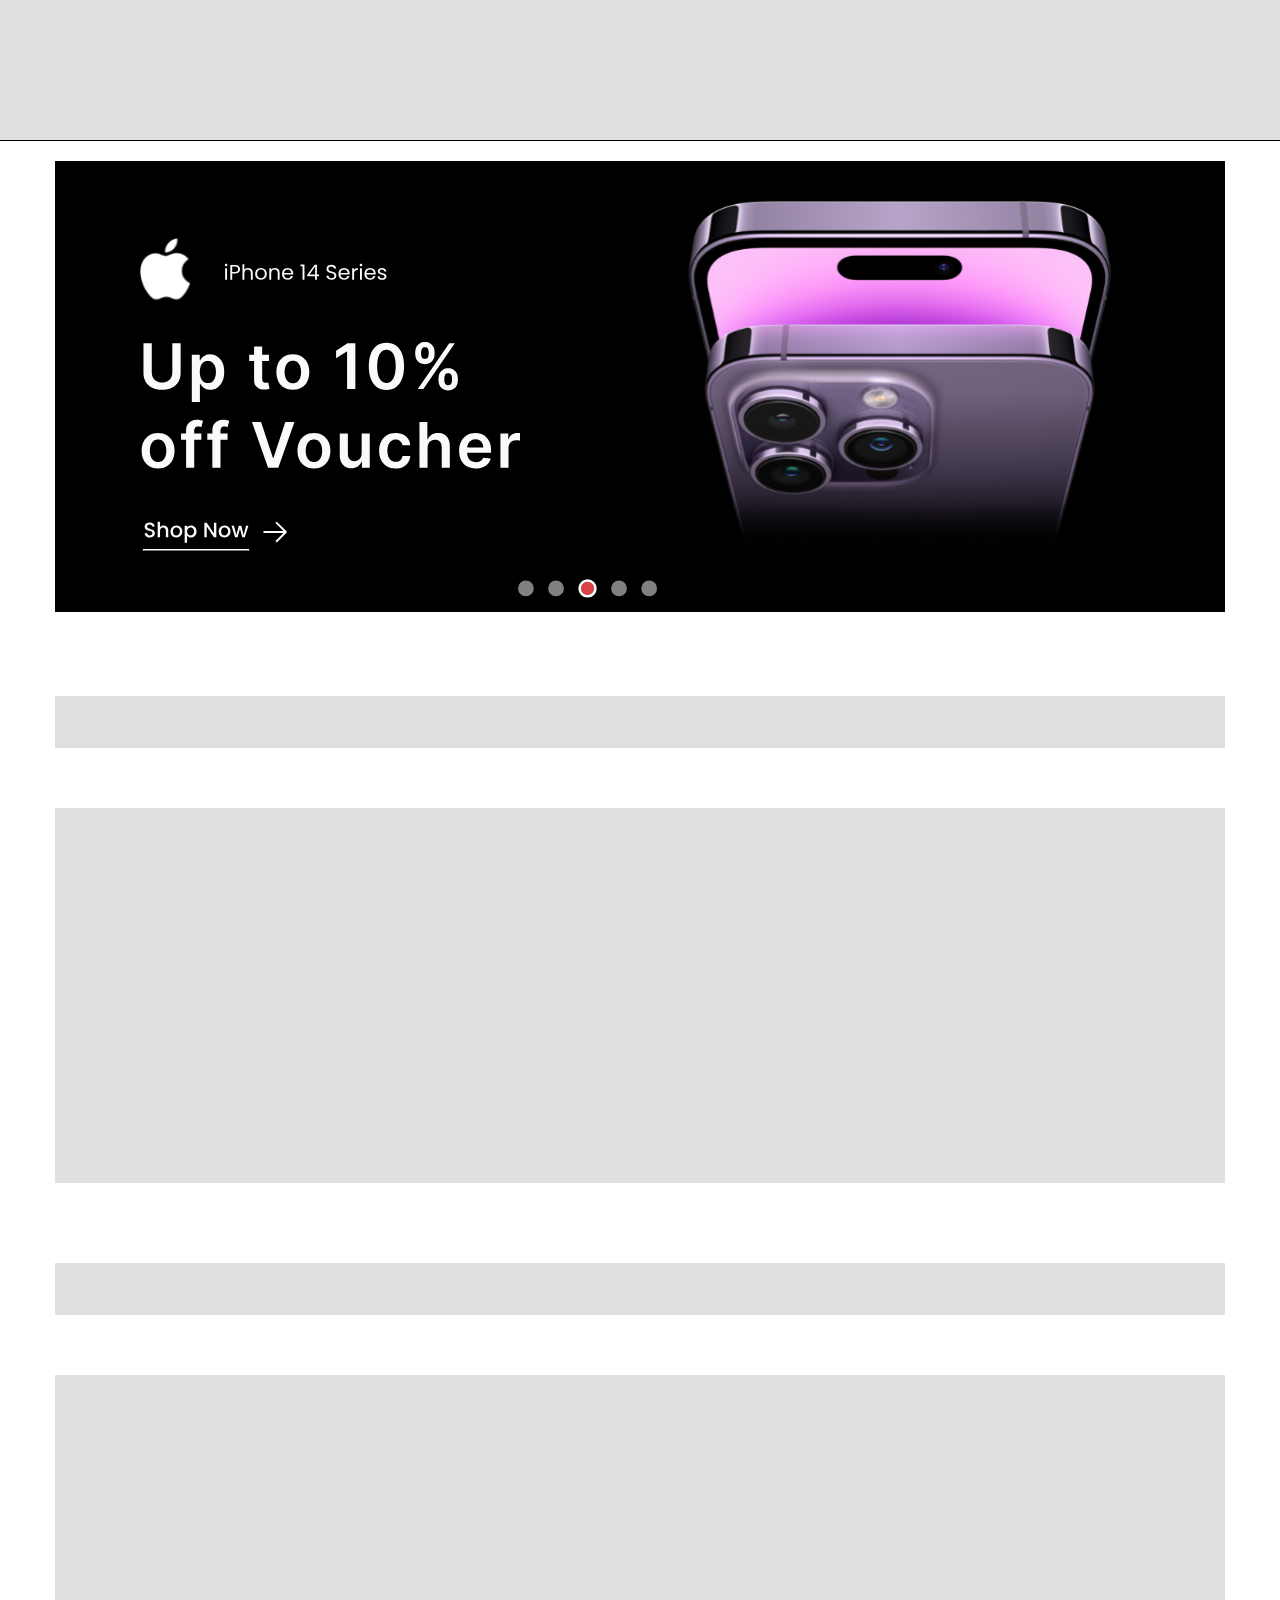
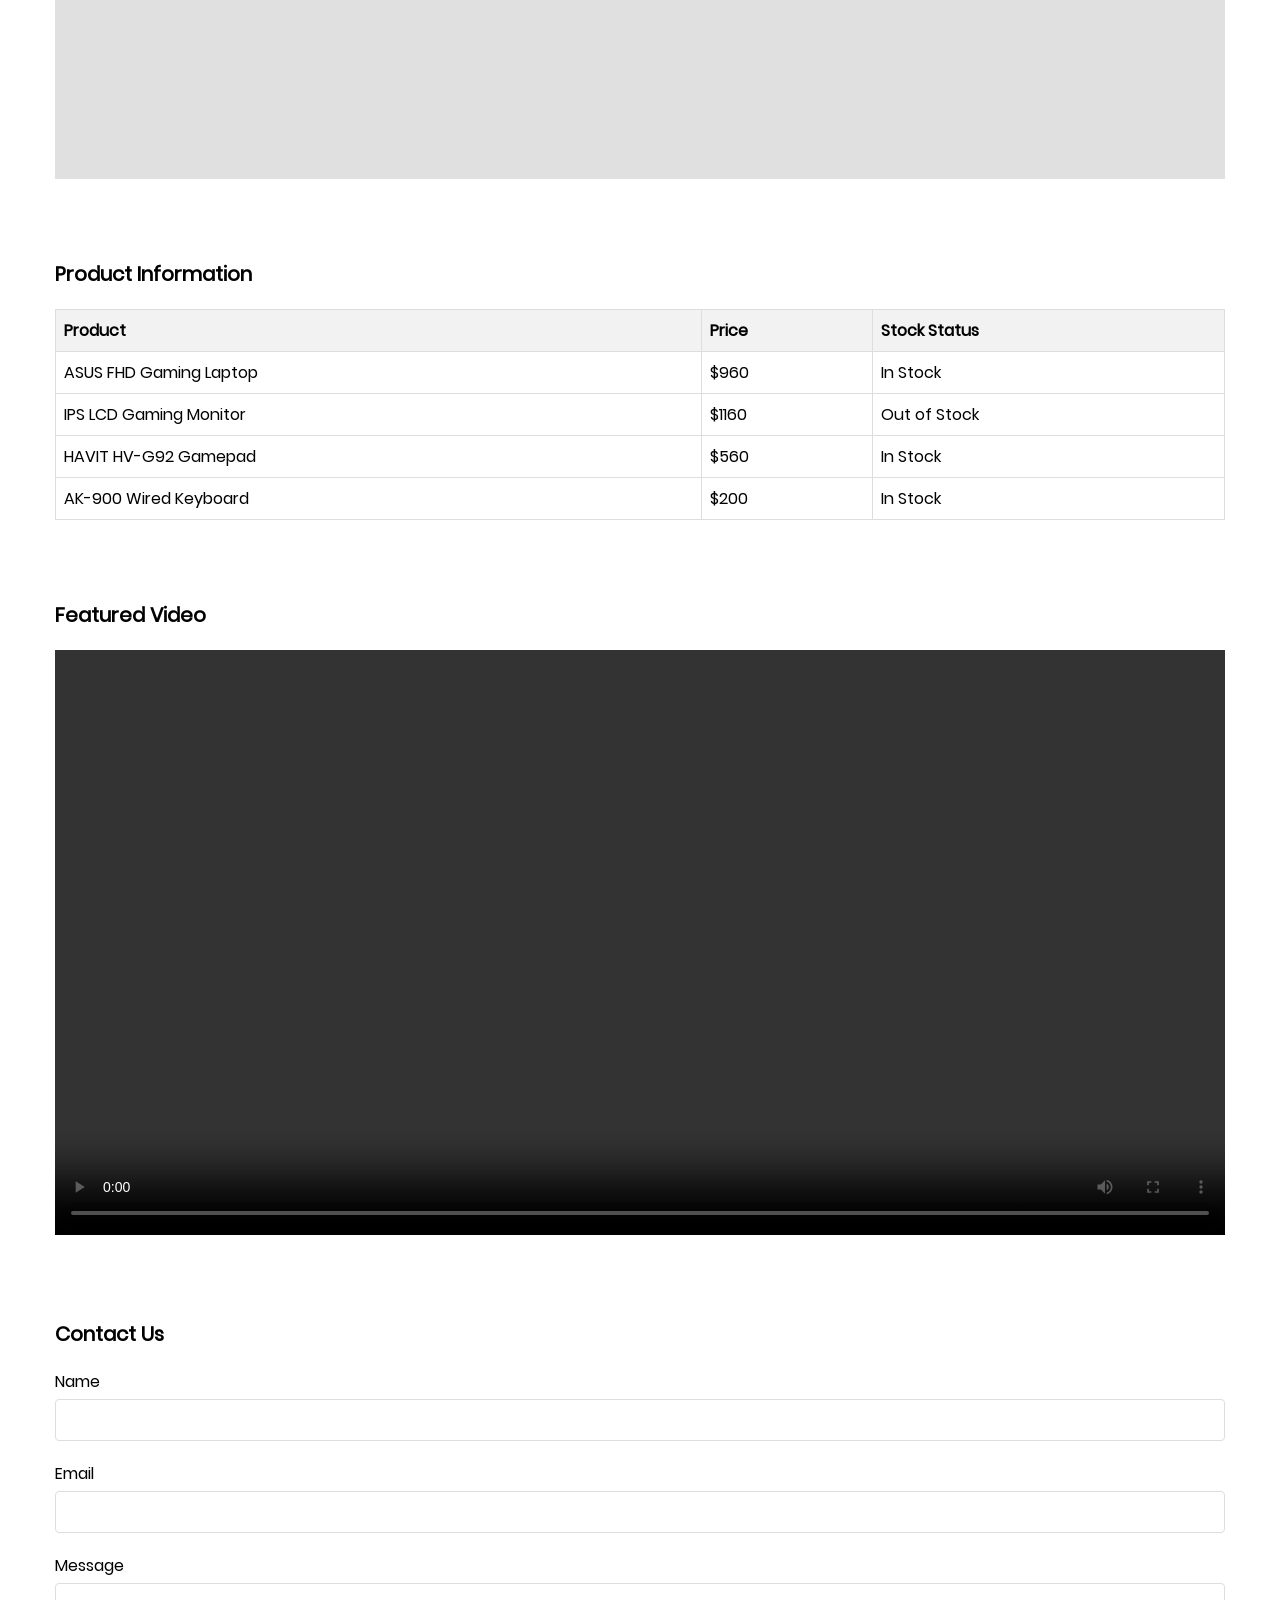
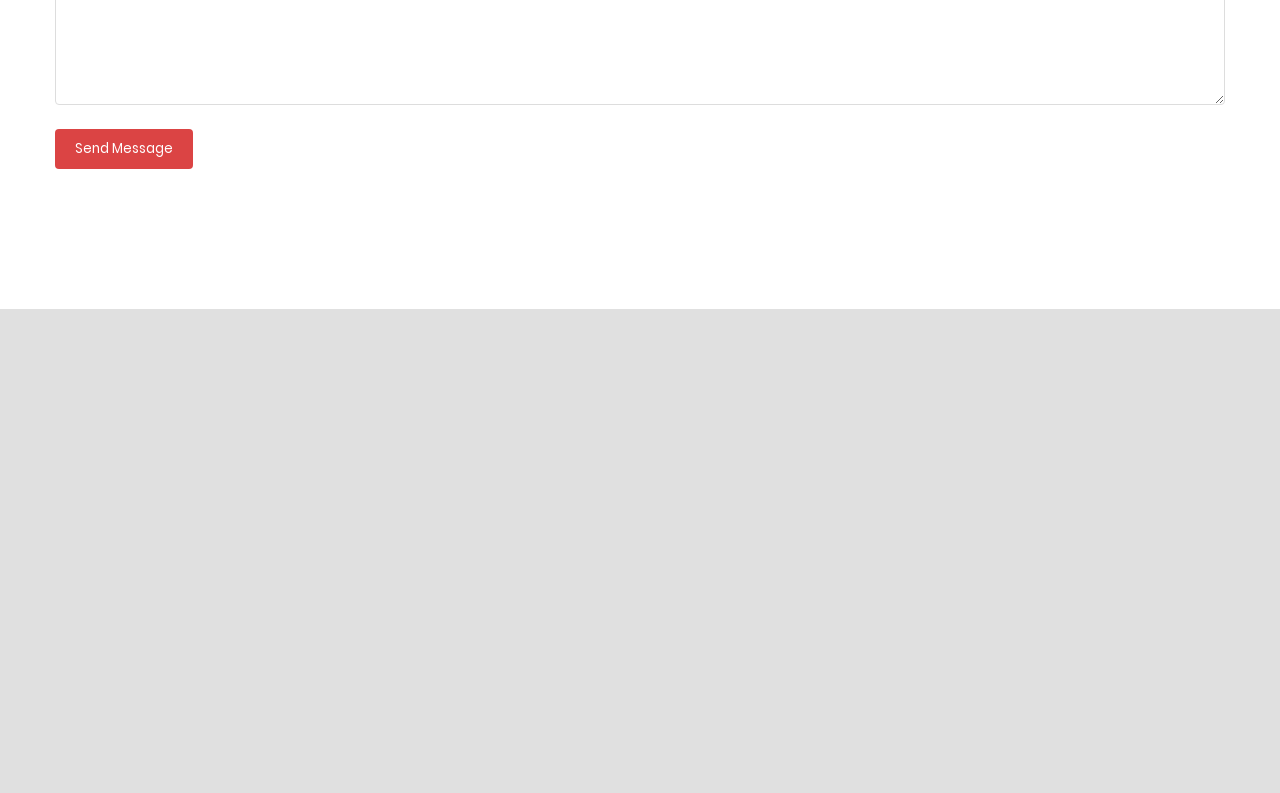
<file: exams/markup/part1/index.html>
<!DOCTYPE html>
<html lang="en">
  <head>
    <meta charset="UTF-8" />
    <meta name="viewport" content="width=device-width, initial-scale=1.0" />
    <title>Document</title>
    <link rel="stylesheet" href="./assets/css/style.css" />
    <link rel="stylesheet" href="./assets/css/skeleton.css" />
    <link rel="stylesheet" href="./assets/css/responsive.css" />
  </head>
  <body>
    <div class="top">
      <div class="skeleton"></div>
      <div class="container">
        <div class="top_inner">
          <div class="sale">
            Summer Sale For All Swim Suits And Free Express Delivery - OFF 50%!
            <a href="#">ShopNow</a>
          </div>
          <div class="lang">
            English
            <img src="./assets/images/dropdown.svg" alt="" />
          </div>
        </div>
      </div>
    </div>
    <header>
      <div class="skeleton"></div>
      <div class="container">
        <div class="header_inner">
          <div class="logo">Exclusive</div>
          <nav>
            <a href="#">Home</a>
            <a href="#">Contact</a>
            <a href="#">About</a>
            <a href="#">Sign Up</a>
          </nav>
          <div class="search_socs">
            <div class="search_box">
              <input type="text" placeholder="what are you looking for?" />
              <span>
                <img src="./assets/images/search.svg" alt="" />
              </span>
            </div>
            <div class="socials">
              <span>
                <img src="./assets/images/heart.svg" alt="" />
              </span>
              <span>
                <img src="./assets/images/cart.svg" alt="" />
              </span>
              <span>
                <img src="./assets/images/user.svg" alt="" />
              </span>
            </div>
          </div>
        </div>
      </div>
    </header>
    <div class="banner">
      <div class="container">
        <a href="https://www.amazon.com" target="_blank">
          <img src="./assets/images/banner.svg" alt="E-commerce Banner" />
        </a>
      </div>
    </div>
    <main>
      <div class="container">
        <div class="whishlist">
          <div class="skeleton"></div>
          <h3>Wishlist (4)</h3>
          <div class="bag">Move All To Bag</div>
        </div>
        <div class="whishlist_items">
          <div class="skeleton"></div>
          <div class="item">
            <div class="item_img">
              <img src="./assets/images/bag.svg" alt="bag" />
              <span class="sale">-35%</span>
              <span class="trash">
                <img src="./assets/images/trash.svg" alt="" />
              </span>
            </div>
            <div class="addToCart">
              <a href="#">
                <img src="./assets/images/cart1.svg" alt="" />
                Add To Cart
              </a>
            </div>
            <div class="item-info">
              <h3>Gucci duffle bag</h3>
              <p class="price">$960 <span class="discounted">$1160</span></p>
            </div>
          </div>
          <div class="item">
            <div class="item_img">
              <img src="./assets/images/cooler.svg" alt="bag" />

              <span class="trash">
                <img src="./assets/images/trash.svg" alt="" />
              </span>
            </div>
            <div class="addToCart">
              <a href="#">
                <img src="./assets/images/cart1.svg" alt="" />
                Add To Cart
              </a>
            </div>
            <div class="item-info">
              <h3>RGB liquid CPU Cooler</h3>
              <p class="price">$1960</p>
            </div>
          </div>
          <div class="item">
            <div class="item_img">
              <img src="./assets/images/controller.svg" alt="bag" />
              <span class="trash">
                <img src="./assets/images/trash.svg" alt="" />
              </span>
            </div>
            <div class="addToCart">
              <a href="#">
                <img src="./assets/images/cart1.svg" alt="" />
                Add To Cart
              </a>
            </div>
            <div class="item-info">
              <h3>GP11 Shooter USB Gamepad</h3>
              <p class="price">$550</p>
            </div>
          </div>
          <div class="item">
            <div class="item_img">
              <img src="./assets/images/jacket.svg" alt="bag" />

              <span class="trash">
                <img src="./assets/images/trash.svg" alt="" />
              </span>
            </div>
            <div class="addToCart">
              <a href="#">
                <img src="./assets/images/cart1.svg" alt="" />
                Add To Cart
              </a>
            </div>
            <div class="item-info">
              <h3>Quilted Satin Jacket</h3>
              <p class="price">$750</p>
            </div>
          </div>
        </div>
        <div class="forYou">
          <div class="skeleton"></div>
          <h3>Just For You</h3>
          <div class="seeAll">See All</div>
        </div>
        <div class="forYou_items">
          <div class="skeleton"></div>
          <div class="item">
            <div class="item_img">
              <img src="./assets/images/laptop.svg" alt="bag" />
              <span class="sale">-35%</span>
              <span class="trash">
                <img src="./assets/images/eye.svg" alt="" />
              </span>
            </div>
            <div class="addToCart">
              <a href="#">
                <img src="./assets/images/cart1.svg" alt="" />
                Add To Cart
              </a>
            </div>
            <div class="item-info">
              <h3>ASUS FHD Gaming Laptop</h3>
              <p class="price">$960 <span class="discounted">$1160</span></p>
              <div class="stars">
                <div class="stars_in">
                  <span class="star">
                    <img src="./assets/images/star.svg" alt="" />
                  </span>
                  <span class="star">
                    <img src="./assets/images/star.svg" alt="" />
                  </span>
                  <span class="star">
                    <img src="./assets/images/star.svg" alt="" />
                  </span>
                  <span class="star">
                    <img src="./assets/images/star.svg" alt="" />
                  </span>
                  <span class="star">
                    <img src="./assets/images/star.svg" alt="" />
                  </span>
                </div>
                <span class="rating">(65)</span>
              </div>
            </div>
          </div>
          <div class="item">
            <div class="item_img">
              <img src="./assets/images/monitor.svg" alt="bag" />
              <span class="trash">
                <img src="./assets/images/eye.svg" alt="" />
              </span>
            </div>
            <div class="addToCart">
              <a href="#">
                <img src="./assets/images/cart1.svg" alt="" />
                Add To Cart
              </a>
            </div>
            <div class="item-info">
              <h3>IPS LCD Gaming Monitor</h3>
              <p class="price">$1160</p>
              <div class="stars">
                <div class="stars_in">
                  <span class="star">
                    <img src="./assets/images/star.svg" alt="" />
                  </span>
                  <span class="star">
                    <img src="./assets/images/star.svg" alt="" />
                  </span>
                  <span class="star">
                    <img src="./assets/images/star.svg" alt="" />
                  </span>
                  <span class="star">
                    <img src="./assets/images/star.svg" alt="" />
                  </span>
                  <span class="star">
                    <img src="./assets/images/star.svg" alt="" />
                  </span>
                </div>
                <span class="rating">(65)</span>
              </div>
            </div>
          </div>
          <div class="item">
            <div class="item_img">
              <img src="./assets/images/controller2.svg" alt="bag" />
              <span class="new">NEW</span>
              <span class="trash">
                <img src="./assets/images/eye.svg" alt="" />
              </span>
            </div>
            <div class="addToCart">
              <a href="#">
                <img src="./assets/images/cart1.svg" alt="" />
                Add To Cart
              </a>
            </div>
            <div class="item-info">
              <h3>HAVIT HV-G92 Gamepad</h3>
              <p class="price">$560</p>
              <div class="stars">
                <div class="stars_in">
                  <span class="star">
                    <img src="./assets/images/star.svg" alt="" />
                  </span>
                  <span class="star">
                    <img src="./assets/images/star.svg" alt="" />
                  </span>
                  <span class="star">
                    <img src="./assets/images/star.svg" alt="" />
                  </span>
                  <span class="star">
                    <img src="./assets/images/star.svg" alt="" />
                  </span>
                  <span class="star">
                    <img src="./assets/images/star.svg" alt="" />
                  </span>
                </div>
                <span class="rating">(65)</span>
              </div>
            </div>
          </div>
          <div class="item">
            <div class="item_img">
              <img src="./assets/images/keyboard.svg" alt="bag" />
              <span class="trash">
                <img src="./assets/images/eye.svg" alt="" />
              </span>
            </div>
            <div class="addToCart">
              <a href="#">
                <img src="./assets/images/cart1.svg" alt="" />
                Add To Cart
              </a>
            </div>
            <div class="item-info">
              <h3>AK-900 Wired Keyboard</h3>
              <p class="price">$200</p>
              <div class="stars">
                <div class="stars_in">
                  <span class="star">
                    <img src="./assets/images/star.svg" alt="" />
                  </span>
                  <span class="star">
                    <img src="./assets/images/star.svg" alt="" />
                  </span>
                  <span class="star">
                    <img src="./assets/images/star.svg" alt="" />
                  </span>
                  <span class="star">
                    <img src="./assets/images/star.svg" alt="" />
                  </span>
                  <span class="star">
                    <img src="./assets/images/star.svg" alt="" />
                  </span>
                </div>
                <span class="rating">(65)</span>
              </div>
            </div>
          </div>
        </div>
        <div class="product-table">
          <h3>Product Information</h3>
          <table>
            <thead>
              <tr>
                <th>Product</th>
                <th>Price</th>
                <th>Stock Status</th>
              </tr>
            </thead>
            <tbody>
              <tr>
                <td>ASUS FHD Gaming Laptop</td>
                <td>$960</td>
                <td>In Stock</td>
              </tr>
              <tr>
                <td>IPS LCD Gaming Monitor</td>
                <td>$1160</td>
                <td>Out of Stock</td>
              </tr>
              <tr>
                <td>HAVIT HV-G92 Gamepad</td>
                <td>$560</td>
                <td>In Stock</td>
              </tr>
              <tr>
                <td>AK-900 Wired Keyboard</td>
                <td>$200</td>
                <td>In Stock</td>
              </tr>
            </tbody>
          </table>
        </div>

        <div class="featured-video">
          <h3>Featured Video</h3>
          <div class="video-wrapper">
            <video controls>
              <source src="./assets/images/video.mp4" type="video/mp4" />
            </video>
          </div>
        </div>

        <div class="contact-form">
          <h3>Contact Us</h3>
          <form>
            <div class="form-group">
              <label for="name">Name</label>
              <input type="text" id="name" name="name" required />
            </div>
            <div class="form-group">
              <label for="email">Email</label>
              <input type="email" id="email" name="email" required />
            </div>
            <div class="form-group">
              <label for="message">Message</label>
              <textarea id="message" name="message" rows="5" required></textarea>
            </div>
            <button type="submit">Send Message</button>
          </form>
        </div>
      </div>
    </main>
    <footer>
      <div class="skeleton"></div>
      <div class="container">
        <div class="footer_inner">
          <div class="logo">
            <h2>Exclusive</h2>
            <p>Subscribe</p>
            <p class="sale">Get 10% off your first order</p>
            <form action="">
              <input type="email" placeholder="enter your email" />
              <button type="submit" class="send">
                <img src="./assets/images/send.svg" alt="" />
              </button>
            </form>
          </div>
          <div class="support">
            <h3>Support</h3>
            <p>111 Bijoy sarani, Dhaka, DH 1515, Bangladesh.</p>
            <p>exclusive@gmail.com</p>
            <p>+88015-88888-9999</p>
          </div>
          <div class="account">
            <h3>Account</h3>
            <ul>
              <li>
                <a href="#">My Account</a>
              </li>
              <li>
                <a href="#">Login / Register</a>
              </li>
              <li>
                <a href="#">Cart</a>
              </li>
              <li>
                <a href="#">Wishlist</a>
              </li>
              <li>
                <a href="#">Shop</a>
              </li>
            </ul>
          </div>
          <div class="account">
            <h3>Quick Link</h3>
            <ul>
              <li>
                <a href="#">Privacy Policy</a>
              </li>
              <li>
                <a href="#">Terms Of Use</a>
              </li>
              <li>
                <a href="#">FAQ</a>
              </li>
              <li>
                <a href="#">Contact</a>
              </li>
            </ul>
          </div>
          <div class.download">
            <h3>Download App</h3>
            <p>Save $3 with App New User Only</p>
            <div class="images">
              <div class="qr">
                <img src="./assets/images/qrCode.svg" alt="" />
              </div>
              <div class="andrid_ioes">
                <div>
                  <img src="./assets/images/googlePLay.svg" alt="" />
                </div>
                <div>
                  <img src="./assets/images/appStore.svg" alt="" />
                </div>
              </div>
            </div>
            <div class="socials">
              <span>
                <img src="./assets/images/footerFB.svg" alt="" />
              </span>
              <span>
                <img src="./assets/images/footerTw.svg" alt="" />
              </span>
              <span>
                <img src="./assets/images/footerInsta.svg" alt="" />
              </span>
              <span>
                <img src="./assets/images/footerIn.svg" alt="" />
              </span>
            </div>
          </div>
        </div>
      </div>
      <div class="copyright">
        <span class="copy">
          <img src="./assets/images/copyright.svg" alt="" />
        </span>
        Copyright Rimel 2022. All right reserved
      </div>
    </footer>
  </body>
</html>
</file>
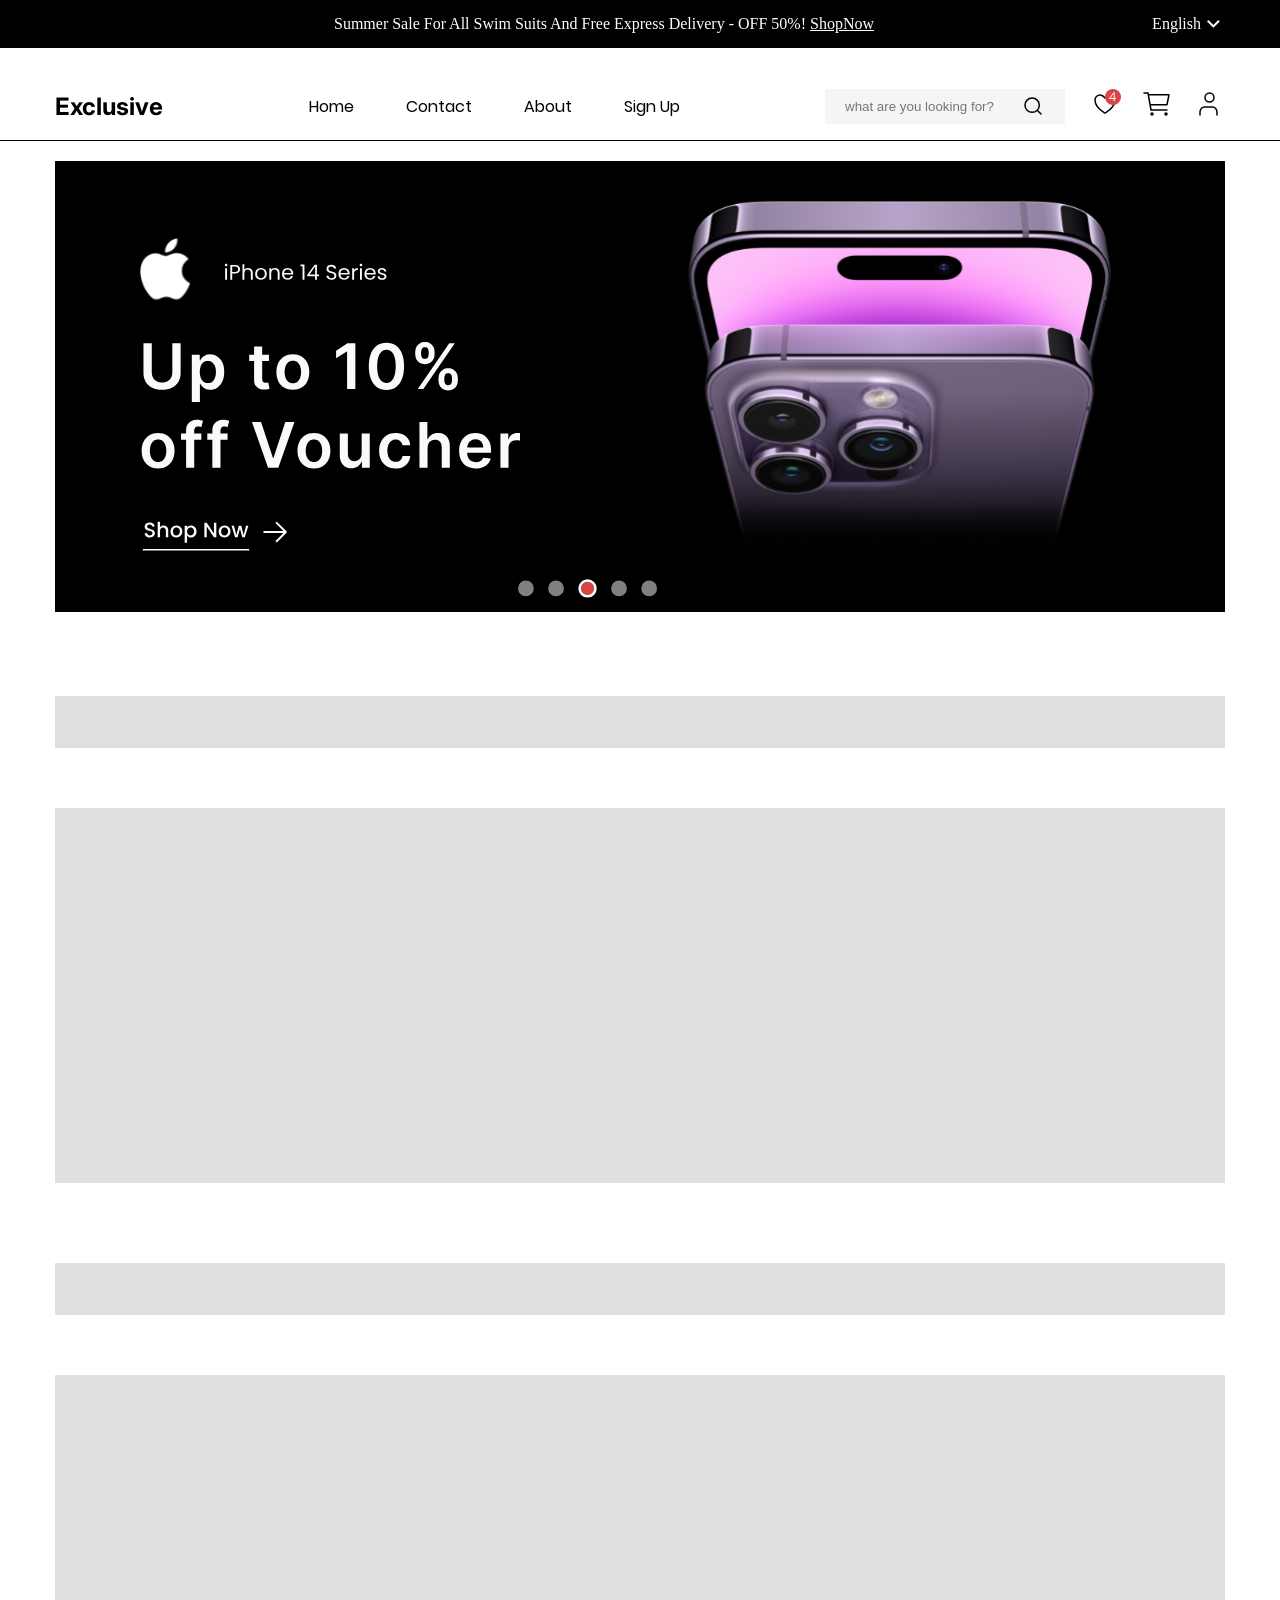
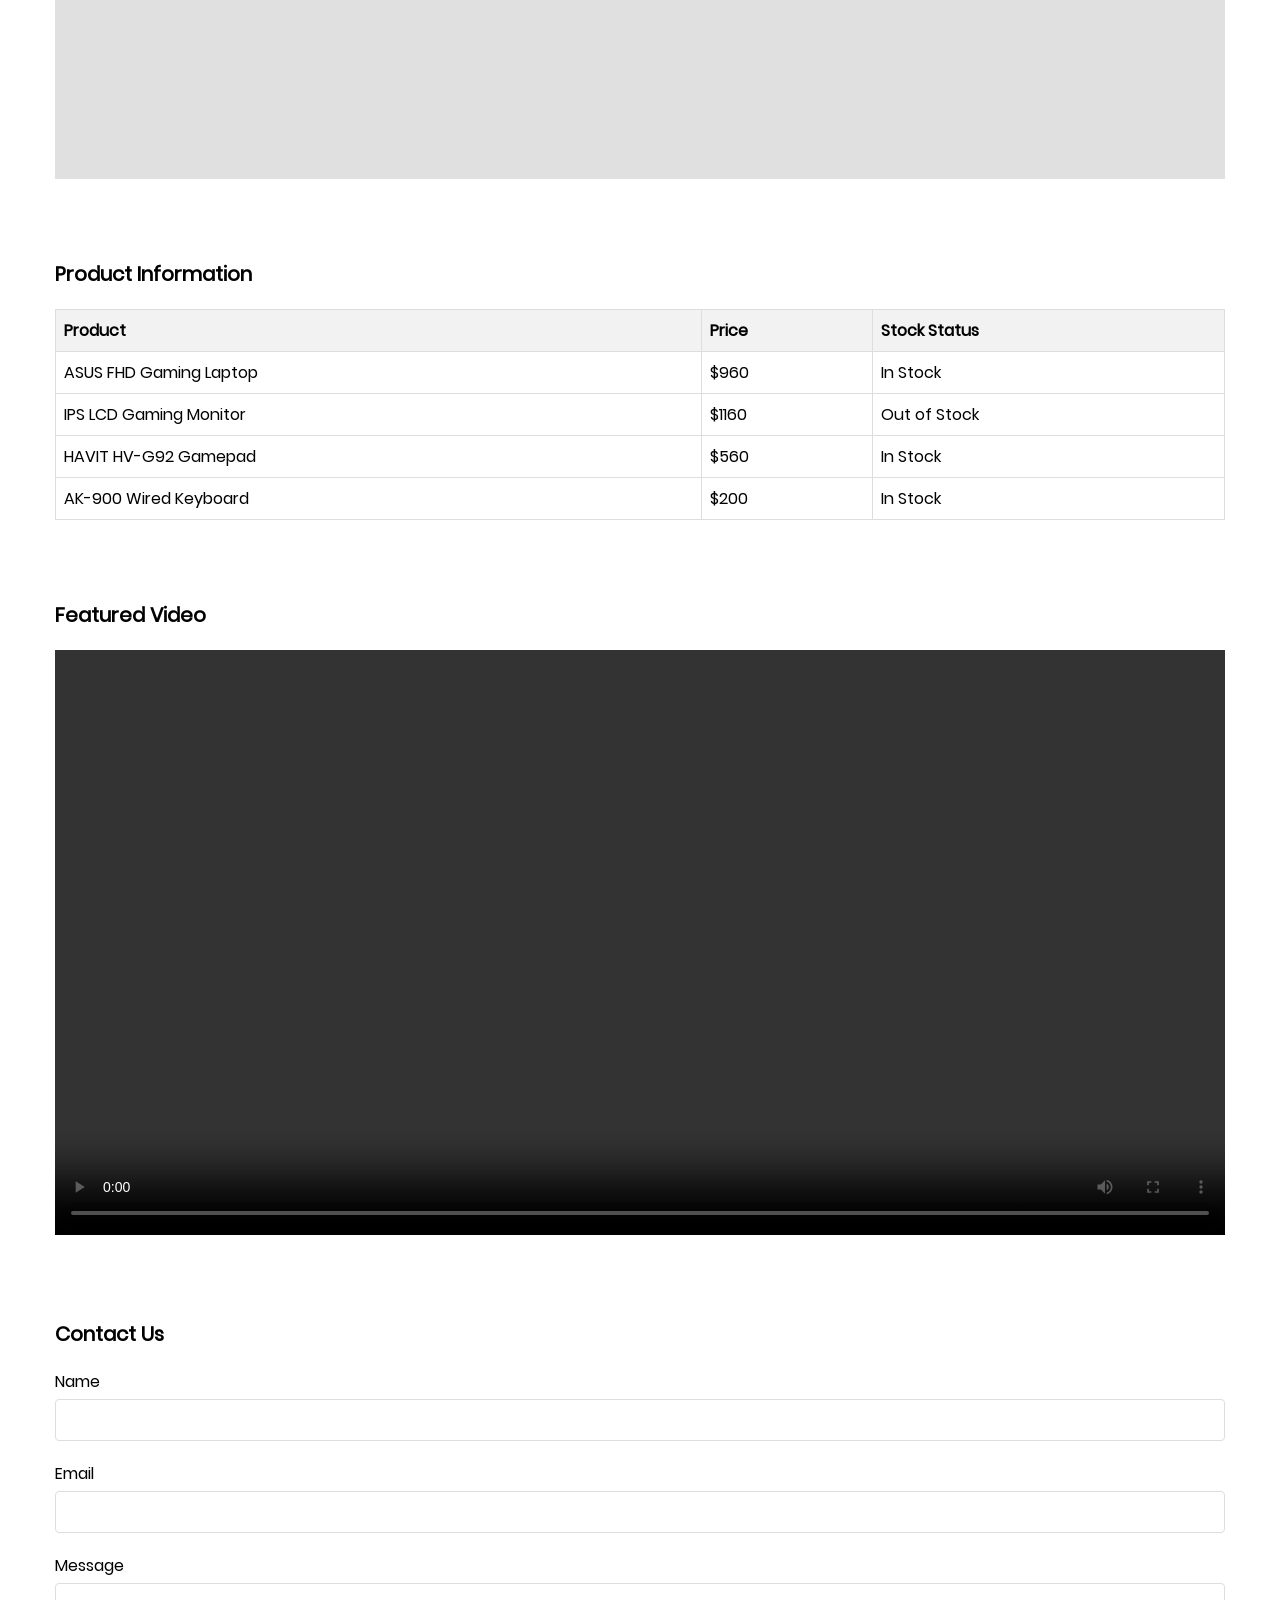
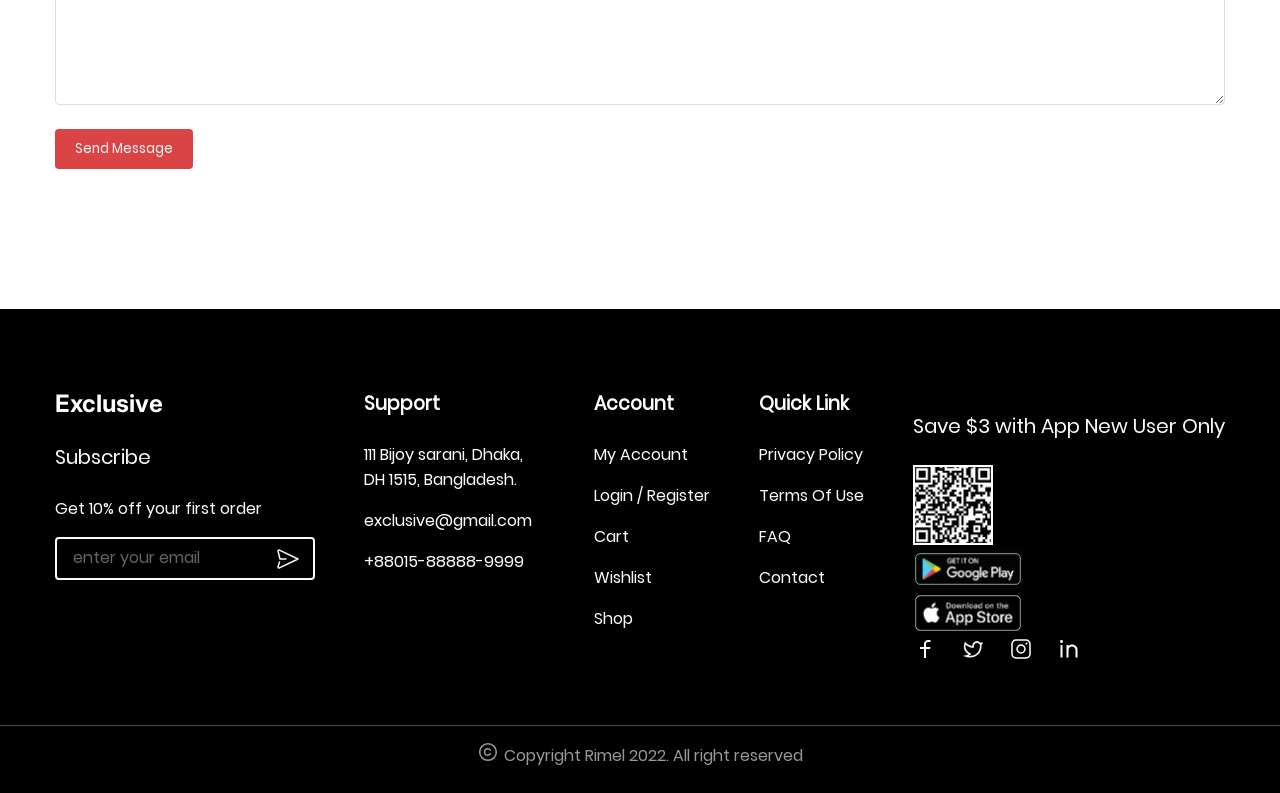
<file: exams/markup/part2/index.html>
<!DOCTYPE html>
<html lang="en">
  <head>
    <meta charset="UTF-8" />
    <meta name="viewport" content="width=device-width, initial-scale=1.0" />
    <title>Document</title>
    <link rel="stylesheet" href="./assets/css/animations.css">
    <link rel="stylesheet" href="./assets/css/style.css" />
    <link rel="stylesheet" href="./assets/css/skeleton.css" />
    <link rel="stylesheet" href="./assets/css/responsive.css" />
  </head>
  <body>
    <div class="top">
      <div class="container">
        <div class="top_inner">
          <div class="sale">
            Summer Sale For All Swim Suits And Free Express Delivery - OFF 50%!
            <a href="#">ShopNow</a>
          </div>
          <div class="lang">
            English
            <img src="./assets/images/dropdown.svg" alt="" />
          </div>
        </div>
      </div>
    </div>
    <header>
      <div class="container">
        <div class="header_inner">
          <div class="logo">Exclusive</div>
          <nav>
            <a href="#">Home</a>
            <a href="#">Contact</a>
            <a href="#">About</a>
            <a href="#">Sign Up</a>
          </nav>
          <div class="search_socs">
            <div class="search_box">
              <input type="text" placeholder="what are you looking for?" />
              <span>
                <img src="./assets/images/search.svg" alt="" />
              </span>
            </div>
            <div class="socials">
              <span>
                <img src="./assets/images/heart.svg" alt="" />
              </span>
              <span>
                <img src="./assets/images/cart.svg" alt="" />
              </span>
              <span>
                <img src="./assets/images/user.svg" alt="" />
              </span>
            </div>
          </div>
        </div>
      </div>
    </header>
    <div class="banner">
    
      <div class="container">
        <a href="https://www.amazon.com" target="_blank">
          <img src="./assets/images/banner.svg" alt="E-commerce Banner" />
        </a>
      </div>
    </div>
    <main>
    
      <div class="container">
        <div class="whishlist">
            <div class="skeleton"></div>
          <h3>Wishlist (4)</h3>
          <div class="bag">Move All To Bag</div>
        </div>
        <div class="whishlist_items">
            <div class="skeleton"></div>
          <div class="item">
            <div class="item_img">
              <img src="./assets/images/bag.svg" alt="bag" />
              <span class="sale">-35%</span>
              <span class="trash">
                <img src="./assets/images/trash.svg" alt="" />
              </span>
            </div>
            <div class="addToCart">
              <a href="#">
                <img src="./assets/images/cart1.svg" alt="" />
                Add To Cart
              </a>
            </div>
            <div class="item-info">
              <h3>Gucci duffle bag</h3>
              <p class="price">$960 <span class="discounted">$1160</span></p>
            </div>
          </div>
          <div class="item">
            <div class="item_img">
              <img src="./assets/images/cooler.svg" alt="bag" />

              <span class="trash">
                <img src="./assets/images/trash.svg" alt="" />
              </span>
            </div>
            <div class="addToCart">
              <a href="#">
                <img src="./assets/images/cart1.svg" alt="" />
                Add To Cart
              </a>
            </div>
            <div class="item-info">
              <h3>RGB liquid CPU Cooler</h3>
              <p class="price">$1960</p>
            </div>
          </div>
          <div class="item">
            <div class="item_img">
              <img src="./assets/images/controller.svg" alt="bag" />
              <span class="trash">
                <img src="./assets/images/trash.svg" alt="" />
              </span>
            </div>
            <div class="addToCart">
              <a href="#">
                <img src="./assets/images/cart1.svg" alt="" />
                Add To Cart
              </a>
            </div>
            <div class="item-info">
              <h3>GP11 Shooter USB Gamepad</h3>
              <p class="price">$550</p>
            </div>
          </div>
          <div class="item">
            <div class="item_img">
              <img src="./assets/images/jacket.svg" alt="bag" />

              <span class="trash">
                <img src="./assets/images/trash.svg" alt="" />
              </span>
            </div>
            <div class="addToCart">
              <a href="#">
                <img src="./assets/images/cart1.svg" alt="" />
                Add To Cart
              </a>
            </div>
            <div class="item-info">
              <h3>Quilted Satin Jacket</h3>
              <p class="price">$750</p>
            </div>
          </div>
        </div>
        <div class="forYou">
            <div class="skeleton"></div>
          <h3>Just For You</h3>
          <div class="seeAll">See All</div>
        </div>
        <div class="forYou_items">
            <div class="skeleton"></div>
          <div class="item">
            <div class="item_img">
              <img src="./assets/images/laptop.svg" alt="bag" />
              <span class="sale">-35%</span>
              <span class="trash">
                <img src="./assets/images/eye.svg" alt="" />
              </span>
            </div>
            <div class="addToCart">
              <a href="#">
                <img src="./assets/images/cart1.svg" alt="" />
                Add To Cart
              </a>
            </div>
            <div class="item-info">
              <h3>ASUS FHD Gaming Laptop</h3>
              <p class="price">$960 <span class="discounted">$1160</span></p>
              <div class="stars">
                <div class="stars_in">
                  <span class="star">
                    <img src="./assets/images/star.svg" alt="" />
                  </span>
                  <span class="star">
                    <img src="./assets/images/star.svg" alt="" />
                  </span>
                  <span class="star">
                    <img src="./assets/images/star.svg" alt="" />
                  </span>
                  <span class="star">
                    <img src="./assets/images/star.svg" alt="" />
                  </span>
                  <span class="star">
                    <img src="./assets/images/star.svg" alt="" />
                  </span>
                </div>
                <span class="rating">(65)</span>
              </div>
            </div>
          </div>
          <div class="item">
            <div class="item_img">
              <img src="./assets/images/monitor.svg" alt="bag" />
              <span class="trash">
                <img src="./assets/images/eye.svg" alt="" />
              </span>
            </div>
            <div class="addToCart">
              <a href="#">
                <img src="./assets/images/cart1.svg" alt="" />
                Add To Cart
              </a>
            </div>
            <div class="item-info">
              <h3>IPS LCD Gaming Monitor</h3>
              <p class="price">$1160</p>
              <div class="stars">
                <div class="stars_in">
                  <span class="star">
                    <img src="./assets/images/star.svg" alt="" />
                  </span>
                  <span class="star">
                    <img src="./assets/images/star.svg" alt="" />
                  </span>
                  <span class="star">
                    <img src="./assets/images/star.svg" alt="" />
                  </span>
                  <span class="star">
                    <img src="./assets/images/star.svg" alt="" />
                  </span>
                  <span class="star">
                    <img src="./assets/images/star.svg" alt="" />
                  </span>
                </div>
                <span class="rating">(65)</span>
              </div>
            </div>
          </div>
          <div class="item">
            <div class="item_img">
              <img src="./assets/images/controller2.svg" alt="bag" />
              <span class="new">NEW</span>
              <span class="trash">
                <img src="./assets/images/eye.svg" alt="" />
              </span>
            </div>
            <div class="addToCart">
              <a href="#">
                <img src="./assets/images/cart1.svg" alt="" />
                Add To Cart
              </a>
            </div>
            <div class="item-info">
              <h3>HAVIT HV-G92 Gamepad</h3>
              <p class="price">$560</p>
              <div class="stars">
                <div class="stars_in">
                  <span class="star">
                    <img src="./assets/images/star.svg" alt="" />
                  </span>
                  <span class="star">
                    <img src="./assets/images/star.svg" alt="" />
                  </span>
                  <span class="star">
                    <img src="./assets/images/star.svg" alt="" />
                  </span>
                  <span class="star">
                    <img src="./assets/images/star.svg" alt="" />
                  </span>
                  <span class="star">
                    <img src="./assets/images/star.svg" alt="" />
                  </span>
                </div>
                <span class="rating">(65)</span>
              </div>
            </div>
          </div>
          <div class="item">
            <div class="item_img">
              <img src="./assets/images/keyboard.svg" alt="bag" />
              <span class="trash">
                <img src="./assets/images/eye.svg" alt="" />
              </span>
            </div>
            <div class="addToCart">
              <a href="#">
                <img src="./assets/images/cart1.svg" alt="" />
                Add To Cart
              </a>
            </div>
            <div class="item-info">
              <h3>AK-900 Wired Keyboard</h3>
              <p class="price">$200</p>
              <div class="stars">
                <div class="stars_in">
                  <span class="star">
                    <img src="./assets/images/star.svg" alt="" />
                  </span>
                  <span class="star">
                    <img src="./assets/images/star.svg" alt="" />
                  </span>
                  <span class="star">
                    <img src="./assets/images/star.svg" alt="" />
                  </span>
                  <span class="star">
                    <img src="./assets/images/star.svg" alt="" />
                  </span>
                  <span class="star">
                    <img src="./assets/images/star.svg" alt="" />
                  </span>
                </div>
                <span class="rating">(65)</span>
              </div>
            </div>
          </div>
        </div>
        <div class="product-table">
          <h3>Product Information</h3>
          <table>
            <thead>
              <tr>
                <th>Product</th>
                <th>Price</th>
                <th>Stock Status</th>
              </tr>
            </thead>
            <tbody>
              <tr>
                <td>ASUS FHD Gaming Laptop</td>
                <td>$960</td>
                <td>In Stock</td>
              </tr>
              <tr>
                <td>IPS LCD Gaming Monitor</td>
                <td>$1160</td>
                <td>Out of Stock</td>
              </tr>
              <tr>
                <td>HAVIT HV-G92 Gamepad</td>
                <td>$560</td>
                <td>In Stock</td>
              </tr>
              <tr>
                <td>AK-900 Wired Keyboard</td>
                <td>$200</td>
                <td>In Stock</td>
              </tr>
            </tbody>
          </table>
        </div>

        <div class="featured-video">
          <h3>Featured Video</h3>
          <div class="video-wrapper">
            <video controls>
              <source src="./assets/images/video.mp4" type="video/mp4" />
            </video>
          </div>
        </div>

        <div class="contact-form">
          <h3>Contact Us</h3>
          <form>
            <div class="form-group">
              <label for="name">Name</label>
              <input type="text" id="name" name="name" required />
            </div>
            <div class="form-group">
              <label for="email">Email</label>
              <input type="email" id="email" name="email" required />
            </div>
            <div class="form-group">
              <label for="message">Message</label>
              <textarea id="message" name="message" rows="5" required></textarea>
            </div>
            <button type="submit">Send Message</button>
          </form>
        </div>
      </div>
    </main>
    <footer>
      <div class="container">
        <div class="footer_inner">
          <div class="logo">
            <h2>Exclusive</h2>
            <p>Subscribe</p>
            <p class="sale">Get 10% off your first order</p>
            <form action="">
              <input type="email" placeholder="enter your email" />
              <button type="submit" class="send">
                <img src="./assets/images/send.svg" alt="" />
              </button>
            </form>
          </div>
          <div class="support">
            <h3>Support</h3>
            <p>111 Bijoy sarani, Dhaka, DH 1515, Bangladesh.</p>
            <p>exclusive@gmail.com</p>
            <p>+88015-88888-9999</p>
          </div>
          <div class="account">
            <h3>Account</h3>
            <ul>
              <li>
                <a href="#">My Account</a>
              </li>
              <li>
                <a href="#">Login / Register</a>
              </li>
              <li>
                <a href="#">Cart</a>
              </li>
              <li>
                <a href="#">Wishlist</a>
              </li>
              <li>
                <a href="#">Shop</a>
              </li>
            </ul>
          </div>
          <div class="account">
            <h3>Quick Link</h3>
            <ul>
              <li>
                <a href="#">Privacy Policy</a>
              </li>
              <li>
                <a href="#">Terms Of Use</a>
              </li>
              <li>
                <a href="#">FAQ</a>
              </li>
              <li>
                <a href="#">Contact</a>
              </li>
            </ul>
          </div>
          <div class.download">
            <h3>Download App</h3>
            <p>Save $3 with App New User Only</p>
            <div class="images">
              <div class="qr">
                <img src="./assets/images/qrCode.svg" alt="" />
              </div>
              <div class="andrid_ioes">
                <div>
                  <img src="./assets/images/googlePLay.svg" alt="" />
                </div>
                <div>
                  <img src="./assets/images/appStore.svg" alt="" />
                </div>
              </div>
            </div>
            <div class="socials">
              <span>
                <img src="./assets/images/footerFB.svg" alt="" />
              </span>
              <span>
                <img src="./assets/images/footerTw.svg" alt="" />
              </span>
              <span>
                <img src="./assets/images/footerInsta.svg" alt="" />
              </span>
              <span>
                <img src="./assets/images/footerIn.svg" alt="" />
              </span>
            </div>
          </div>
        </div>
      </div>
      <div class="copyright">
        <span class="copy">
          <img src="./assets/images/copyright.svg" alt="" />
        </span>
        Copyright Rimel 2022. All right reserved
      </div>
    </footer>
  </body>
</html>
</file>
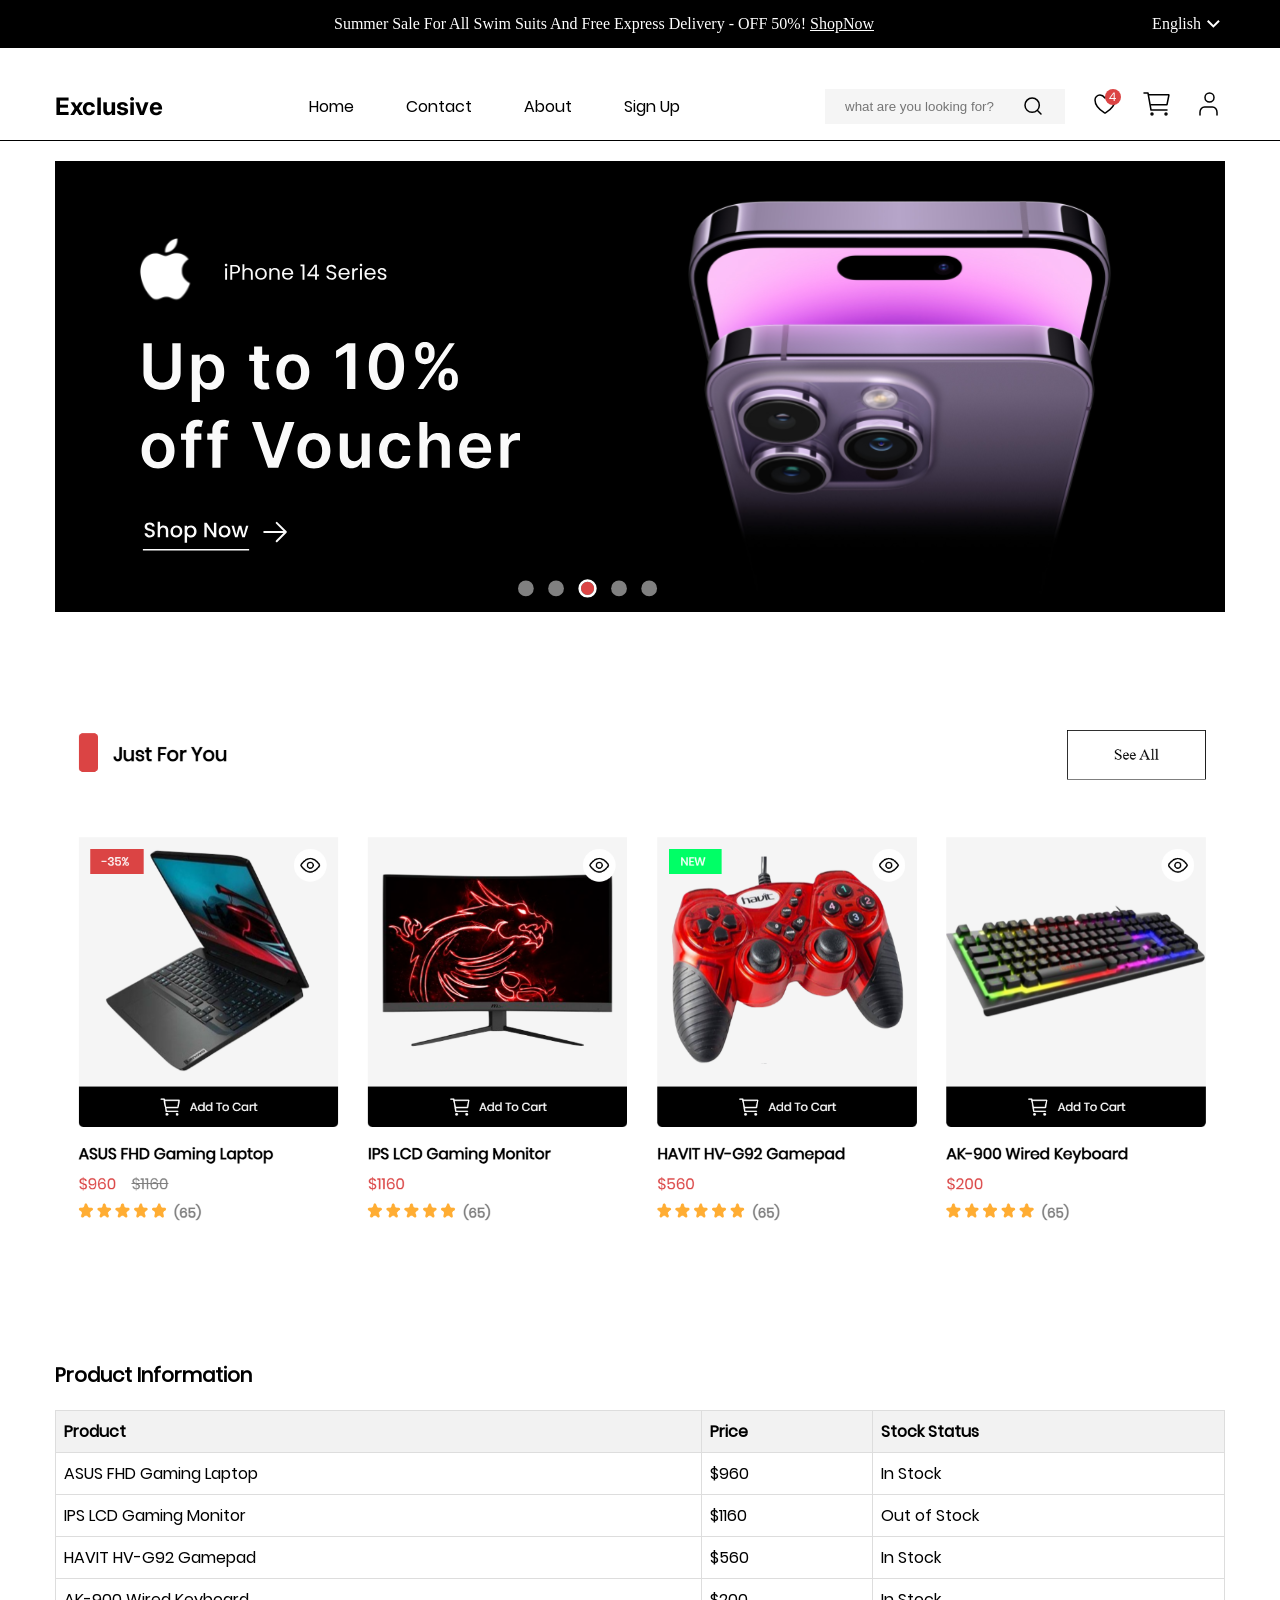
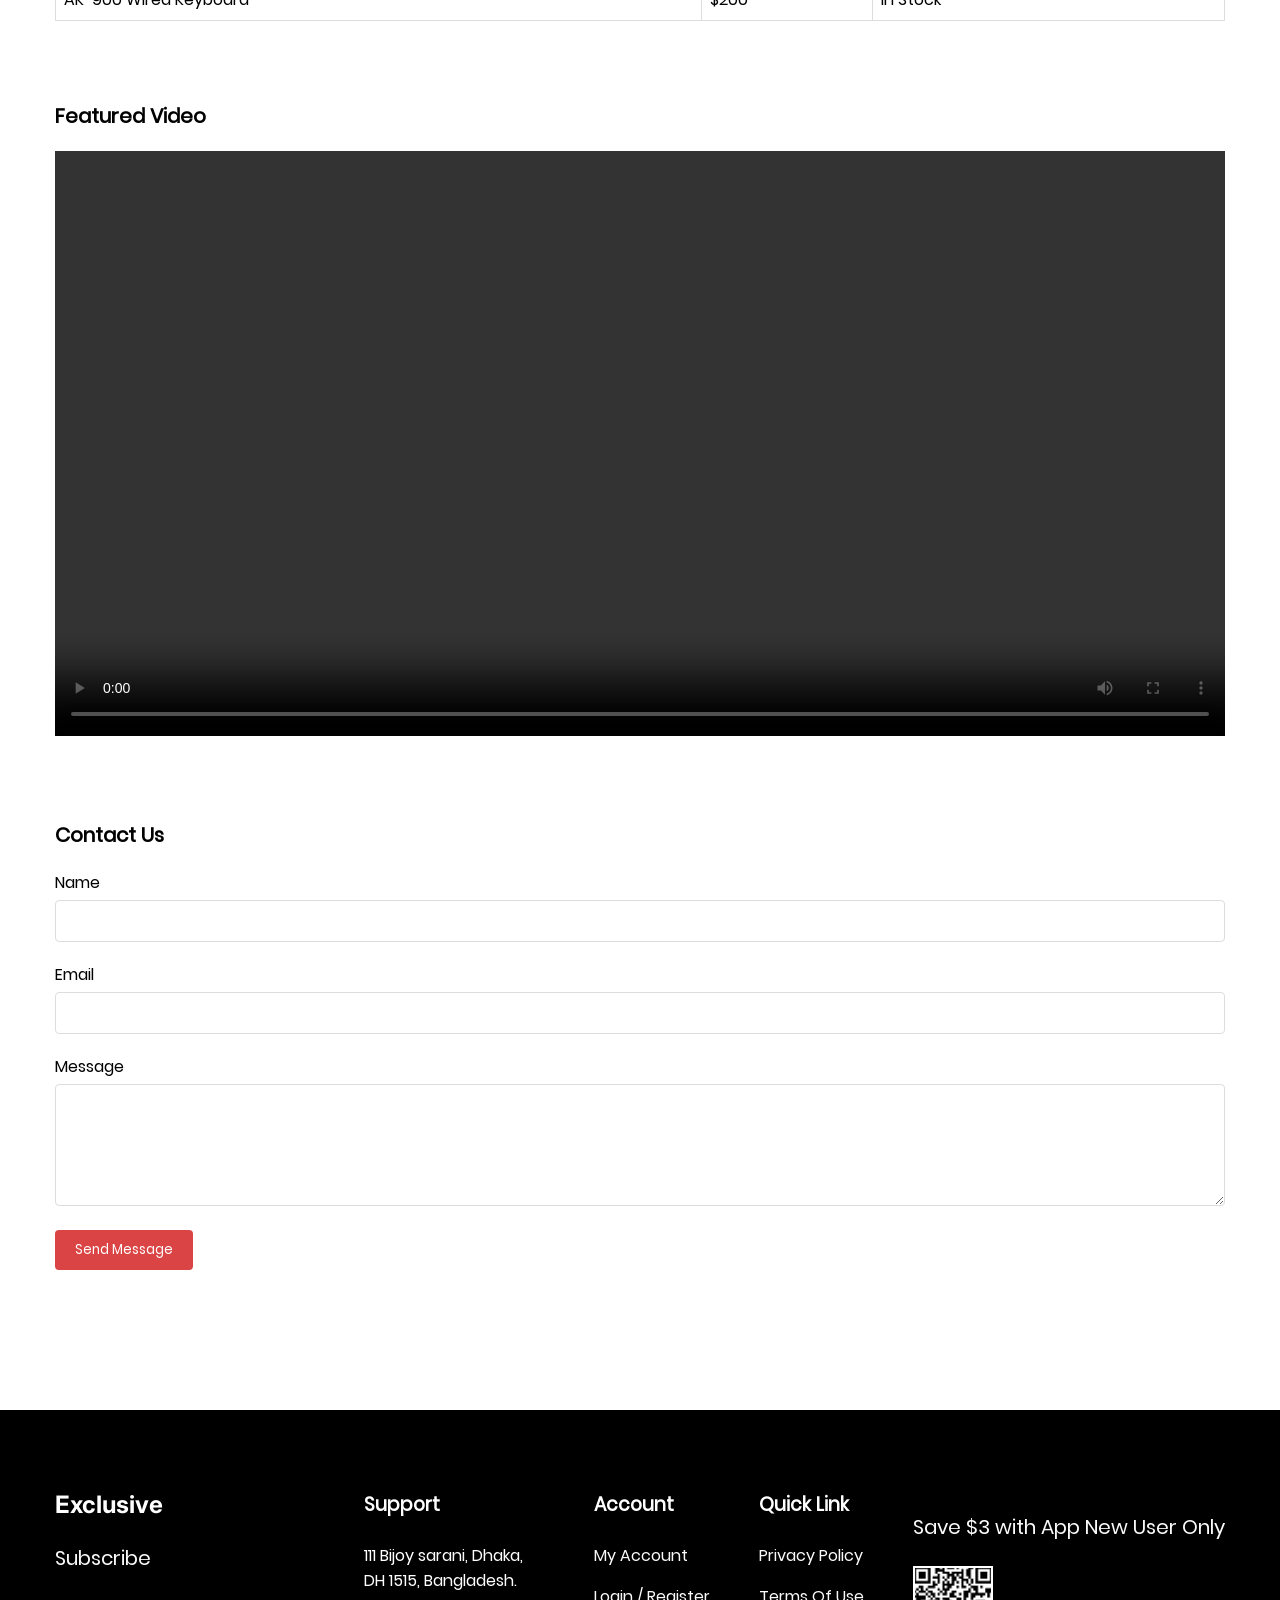
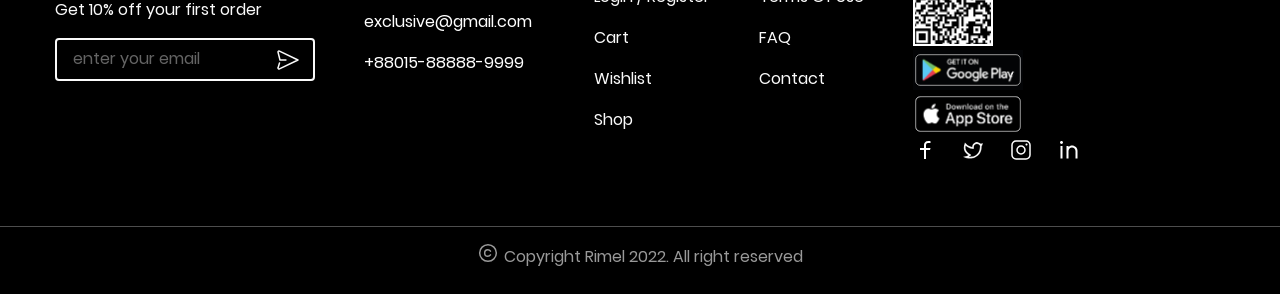
<file: exams/markup/part3/index.html>
<!DOCTYPE html>
<html lang="en">
  <head>
    <meta charset="UTF-8" />
    <meta name="viewport" content="width=device-width, initial-scale=1.0" />
    <title>Document</title>
    <link rel="stylesheet" href="./assets/css/animations.css">
    <link rel="stylesheet" href="./assets/css/style.css" />
    <link rel="stylesheet" href="./assets/css/skeleton.css" />
    <link rel="stylesheet" href="./assets/css/responsive.css" />
  </head>
  <body>
    <div class="top">
      <div class="container">
        <div class="top_inner">
          <div class="sale">
            Summer Sale For All Swim Suits And Free Express Delivery - OFF 50%!
            <a href="#">ShopNow</a>
          </div>
          <div class="lang">
            English
            <img src="./assets/images/dropdown.svg" alt="" />
          </div>
        </div>
      </div>
    </div>
    <header>
      <div class="container">
        <div class="header_inner">
          <div class="logo">Exclusive</div>
          <nav>
            <a href="#">Home</a>
            <a href="#">Contact</a>
            <a href="#">About</a>
            <a href="#">Sign Up</a>
          </nav>
          <div class="search_socs">
            <div class="search_box">
              <input type="text" placeholder="what are you looking for?" />
              <span>
                <img src="./assets/images/search.svg" alt="" />
              </span>
            </div>
            <div class="socials">
              <span>
                <img src="./assets/images/heart.svg" alt="" />
              </span>
              <span>
                <img src="./assets/images/cart.svg" alt="" />
              </span>
              <span>
                <img src="./assets/images/user.svg" alt="" />
              </span>
            </div>
          </div>
        </div>
      </div>
    </header>
    <div class="banner">
    
      <div class="container">
        <a href="https://www.amazon.com" target="_blank">
          <img src="./assets/images/banner.svg" alt="E-commerce Banner" />
        </a>
      </div>
    </div>
    <main>
    
      <div class="container">
  
        <div class="forYou">
          <img src="./assets/images/photo.png" alt="">
        </div>
        <div class="product-table">
          <h3>Product Information</h3>
          <table>
            <thead>
              <tr>
                <th>Product</th>
                <th>Price</th>
                <th>Stock Status</th>
              </tr>
            </thead>
            <tbody>
              <tr>
                <td>ASUS FHD Gaming Laptop</td>
                <td>$960</td>
                <td>In Stock</td>
              </tr>
              <tr>
                <td>IPS LCD Gaming Monitor</td>
                <td>$1160</td>
                <td>Out of Stock</td>
              </tr>
              <tr>
                <td>HAVIT HV-G92 Gamepad</td>
                <td>$560</td>
                <td>In Stock</td>
              </tr>
              <tr>
                <td>AK-900 Wired Keyboard</td>
                <td>$200</td>
                <td>In Stock</td>
              </tr>
            </tbody>
          </table>
        </div>

        <div class="featured-video">
          <h3>Featured Video</h3>
          <div class="video-wrapper">
            <video controls>
              <source src="./assets/images/video.mp4" type="video/mp4" />
            </video>
          </div>
        </div>

        <div class="contact-form">
          <h3>Contact Us</h3>
          <form>
            <div class="form-group">
              <label for="name">Name</label>
              <input type="text" id="name" name="name" required />
            </div>
            <div class="form-group">
              <label for="email">Email</label>
              <input type="email" id="email" name="email" required />
            </div>
            <div class="form-group">
              <label for="message">Message</label>
              <textarea id="message" name="message" rows="5" required></textarea>
            </div>
            <button type="submit">Send Message</button>
          </form>
        </div>
      </div>
    </main>
    <footer>
      <div class="container">
        <div class="footer_inner">
          <div class="logo">
            <h2>Exclusive</h2>
            <p>Subscribe</p>
            <p class="sale">Get 10% off your first order</p>
            <form action="">
              <input type="email" placeholder="enter your email" />
              <button type="submit" class="send">
                <img src="./assets/images/send.svg" alt="" />
              </button>
            </form>
          </div>
          <div class="support">
            <h3>Support</h3>
            <p>111 Bijoy sarani, Dhaka, DH 1515, Bangladesh.</p>
            <p>exclusive@gmail.com</p>
            <p>+88015-88888-9999</p>
          </div>
          <div class="account">
            <h3>Account</h3>
            <ul>
              <li>
                <a href="#">My Account</a>
              </li>
              <li>
                <a href="#">Login / Register</a>
              </li>
              <li>
                <a href="#">Cart</a>
              </li>
              <li>
                <a href="#">Wishlist</a>
              </li>
              <li>
                <a href="#">Shop</a>
              </li>
            </ul>
          </div>
          <div class="account">
            <h3>Quick Link</h3>
            <ul>
              <li>
                <a href="#">Privacy Policy</a>
              </li>
              <li>
                <a href="#">Terms Of Use</a>
              </li>
              <li>
                <a href="#">FAQ</a>
              </li>
              <li>
                <a href="#">Contact</a>
              </li>
            </ul>
          </div>
          <div class.download">
            <h3>Download App</h3>
            <p>Save $3 with App New User Only</p>
            <div class="images">
              <div class="qr">
                <img src="./assets/images/qrCode.svg" alt="" />
              </div>
              <div class="andrid_ioes">
                <div>
                  <img src="./assets/images/googlePLay.svg" alt="" />
                </div>
                <div>
                  <img src="./assets/images/appStore.svg" alt="" />
                </div>
              </div>
            </div>
            <div class="socials">
              <span>
                <img src="./assets/images/footerFB.svg" alt="" />
              </span>
              <span>
                <img src="./assets/images/footerTw.svg" alt="" />
              </span>
              <span>
                <img src="./assets/images/footerInsta.svg" alt="" />
              </span>
              <span>
                <img src="./assets/images/footerIn.svg" alt="" />
              </span>
            </div>
          </div>
        </div>
      </div>
      <div class="copyright">
        <span class="copy">
          <img src="./assets/images/copyright.svg" alt="" />
        </span>
        Copyright Rimel 2022. All right reserved
      </div>
    </footer>
  </body>
</html>
</file>
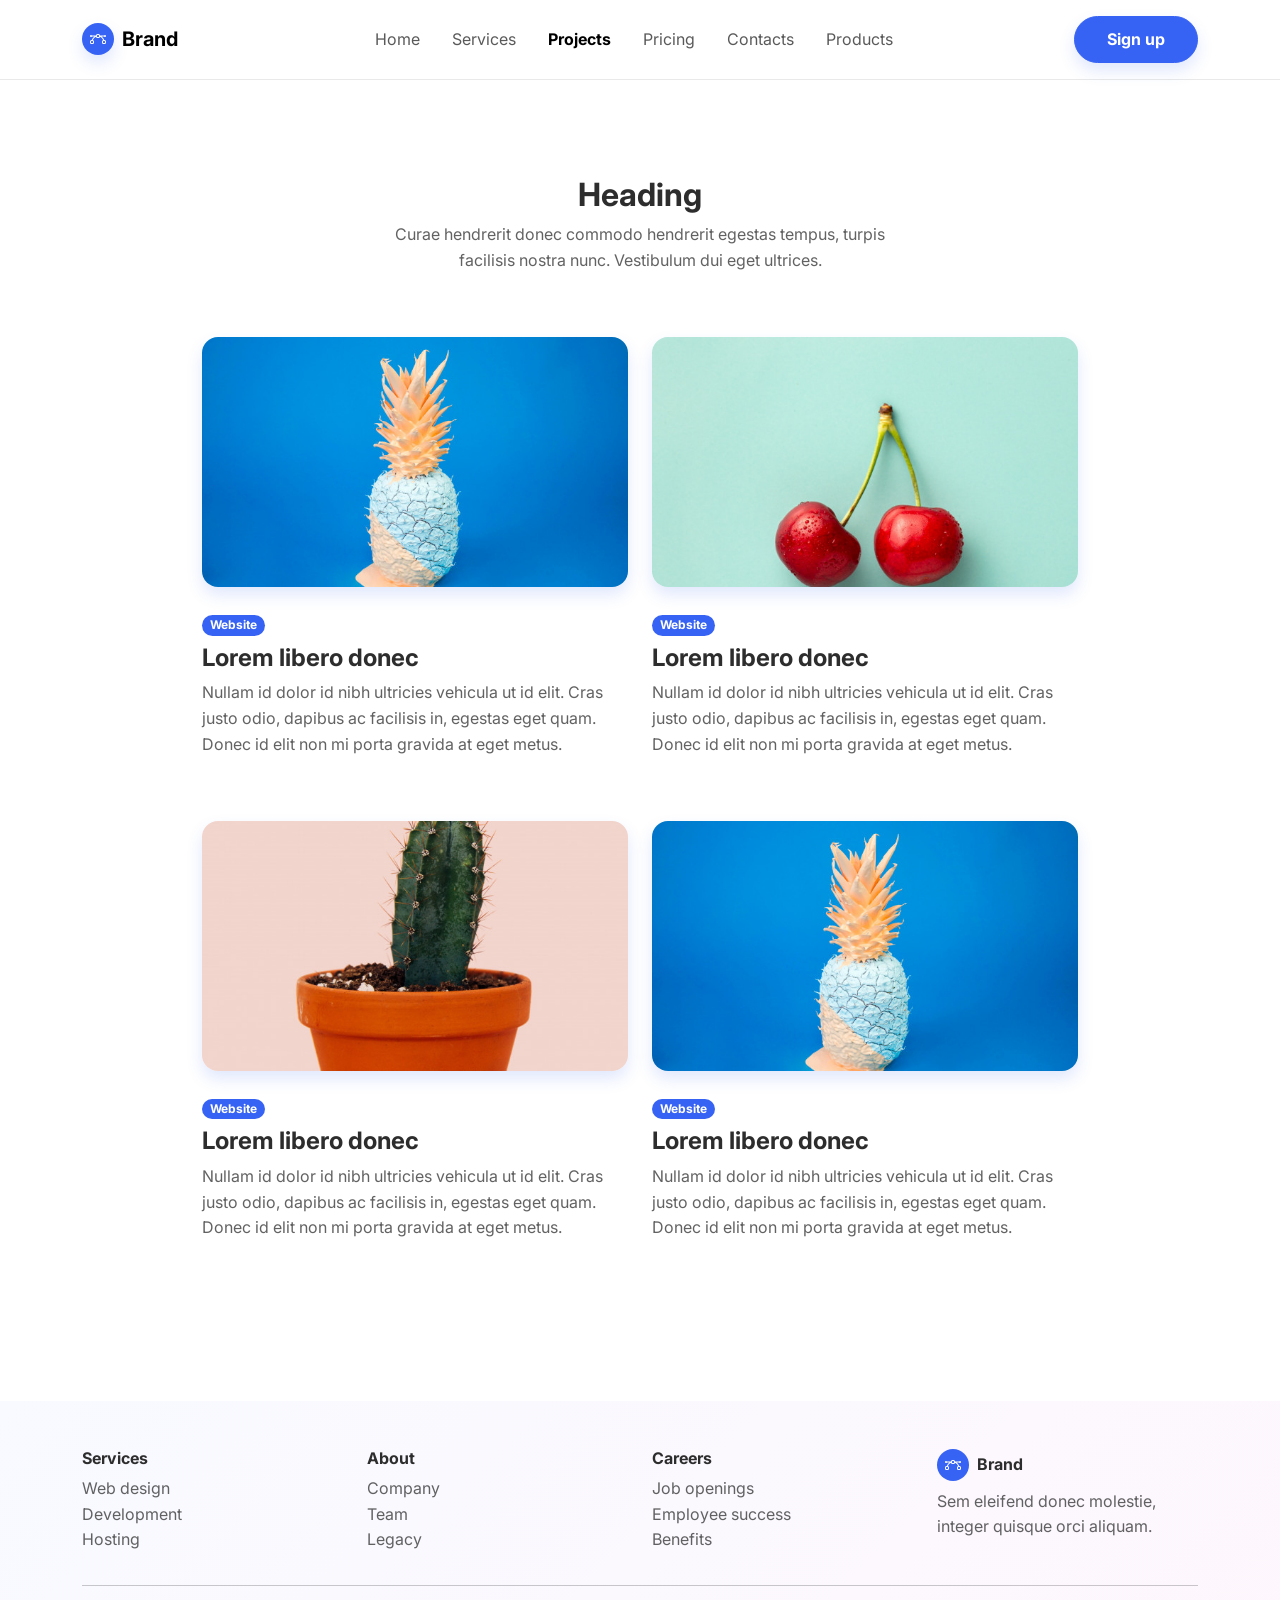
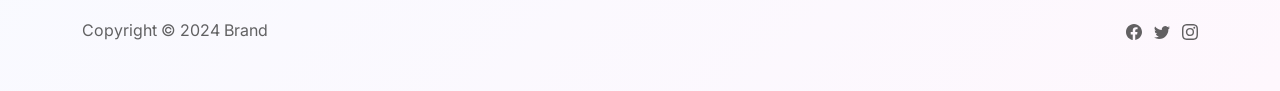
<file: exams/tailwind/Sass/index.html>
<!DOCTYPE html>
<html data-bs-theme="light" lang="en">

<head>
    <meta charset="utf-8">
    <meta name="viewport" content="width=device-width, initial-scale=1.0, shrink-to-fit=no">
    <title>Projects - Brand</title>
    <link rel="stylesheet" href="assets/bootstrap/css/bootstrap.min.css">
    <link rel="stylesheet" href="https://fonts.googleapis.com/css?family=Inter:300italic,400italic,600italic,700italic,800italic,400,300,600,700,800&amp;display=swap">
</head>

<body>
    <nav class="navbar navbar-expand-md sticky-top navbar-shrink py-3" id="mainNav">
        <div class="container"><a class="navbar-brand d-flex align-items-center" href="/"><span class="bs-icon-sm bs-icon-circle bs-icon-primary shadow d-flex justify-content-center align-items-center me-2 bs-icon"><svg xmlns="http://www.w3.org/2000/svg" width="1em" height="1em" fill="currentColor" viewBox="0 0 16 16" class="bi bi-bezier">
                        <path fill-rule="evenodd" d="M0 10.5A1.5 1.5 0 0 1 1.5 9h1A1.5 1.5 0 0 1 4 10.5v1A1.5 1.5 0 0 1 2.5 13h-1A1.5 1.5 0 0 1 0 11.5zm1.5-.5a.5.5 0 0 0-.5.5v1a.5.5 0 0 0 .5.5h1a.5.5 0 0 0 .5-.5v-1a.5.5 0 0 0-.5-.5zm10.5.5A1.5 1.5 0 0 1 13.5 9h1a1.5 1.5 0 0 1 1.5 1.5v1a1.5 1.5 0 0 1-1.5 1.5h-1a1.5 1.5 0 0 1-1.5-1.5zm1.5-.5a.5.5 0 0 0-.5.5v1a.5.5 0 0 0 .5.5h1a.5.5 0 0 0 .5-.5v-1a.5.5 0 0 0-.5-.5zM6 4.5A1.5 1.5 0 0 1 7.5 3h1A1.5 1.5 0 0 1 10 4.5v1A1.5 1.5 0 0 1 8.5 7h-1A1.5 1.5 0 0 1 6 5.5zM7.5 4a.5.5 0 0 0-.5.5v1a.5.5 0 0 0 .5.5h1a.5.5 0 0 0 .5-.5v-1a.5.5 0 0 0-.5-.5z"></path>
                        <path d="M6 4.5H1.866a1 1 0 1 0 0 1h2.668A6.517 6.517 0 0 0 1.814 9H2.5c.123 0 .244.015.358.043a5.517 5.517 0 0 1 3.185-3.185A1.503 1.503 0 0 1 6 5.5zm3.957 1.358A1.5 1.5 0 0 0 10 5.5v-1h4.134a1 1 0 1 1 0 1h-2.668a6.517 6.517 0 0 1 2.72 3.5H13.5c-.123 0-.243.015-.358.043a5.517 5.517 0 0 0-3.185-3.185z"></path>
                    </svg></span><span>Brand</span></a><button data-bs-toggle="collapse" class="navbar-toggler" data-bs-target="#navcol-1"><span class="visually-hidden">Toggle navigation</span><span class="navbar-toggler-icon"></span></button>
            <div class="collapse navbar-collapse" id="navcol-1">
                <ul class="navbar-nav mx-auto">
                    <li class="nav-item"><a class="nav-link" href="index.html">Home</a></li>
                    <li class="nav-item"><a class="nav-link" href="services.html">Services</a></li>
                    <li class="nav-item"><a class="nav-link active" href="projects.html">Projects</a></li>
                    <li class="nav-item"><a class="nav-link" href="pricing.html">Pricing</a></li>
                    <li class="nav-item"><a class="nav-link" href="contacts.html">Contacts</a></li>
                    <li class="nav-item"><a class="nav-link" href="products.html">Products</a></li>
                </ul><a class="btn btn-primary shadow" role="button" href="signup.html">Sign up</a>
            </div>
        </div>
    </nav>
    <section class="py-5">
        <div class="container py-5">
            <div class="row mb-5">
                <div class="col-md-8 col-xl-6 text-center mx-auto">
                    <h2 class="fw-bold">Heading</h2>
                    <p class="text-muted">Curae hendrerit donec commodo hendrerit egestas tempus, turpis facilisis nostra nunc. Vestibulum dui eget ultrices.</p>
                </div>
            </div>
            <div class="row row-cols-1 row-cols-md-2 mx-auto" style="max-width: 900px;">
                <div class="col mb-4">
                    <div><a href="#"><img class="rounded img-fluid shadow w-100 fit-cover" src="assets/img/products/1.jpg" style="height: 250px;"></a>
                        <div class="py-4"><span class="badge bg-primary mb-2">Website</span>
                            <h4 class="fw-bold">Lorem libero donec</h4>
                            <p class="text-muted">Nullam id dolor id nibh ultricies vehicula ut id elit. Cras justo odio, dapibus ac facilisis in, egestas eget quam. Donec id elit non mi porta gravida at eget metus.</p>
                        </div>
                    </div>
                </div>
                <div class="col mb-4">
                    <div><a href="#"><img class="rounded img-fluid shadow w-100 fit-cover" src="assets/img/products/2.jpg" style="height: 250px;"></a>
                        <div class="py-4"><span class="badge bg-primary mb-2">Website</span>
                            <h4 class="fw-bold">Lorem libero donec</h4>
                            <p class="text-muted">Nullam id dolor id nibh ultricies vehicula ut id elit. Cras justo odio, dapibus ac facilisis in, egestas eget quam. Donec id elit non mi porta gravida at eget metus.</p>
                        </div>
                    </div>
                </div>
                <div class="col mb-4">
                    <div><a href="#"><img class="rounded img-fluid shadow w-100 fit-cover" src="assets/img/products/3.jpg" style="height: 250px;"></a>
                        <div class="py-4"><span class="badge bg-primary mb-2">Website</span>
                            <h4 class="fw-bold">Lorem libero donec</h4>
                            <p class="text-muted">Nullam id dolor id nibh ultricies vehicula ut id elit. Cras justo odio, dapibus ac facilisis in, egestas eget quam. Donec id elit non mi porta gravida at eget metus.</p>
                        </div>
                    </div>
                </div>
                <div class="col mb-4">
                    <div><a href="#"><img class="rounded img-fluid shadow w-100 fit-cover" src="assets/img/products/1.jpg" style="height: 250px;"></a>
                        <div class="py-4"><span class="badge bg-primary mb-2">Website</span>
                            <h4 class="fw-bold">Lorem libero donec</h4>
                            <p class="text-muted">Nullam id dolor id nibh ultricies vehicula ut id elit. Cras justo odio, dapibus ac facilisis in, egestas eget quam. Donec id elit non mi porta gravida at eget metus.</p>
                        </div>
                    </div>
                </div>
            </div>
        </div>
    </section>
    <footer class="bg-primary-gradient">
        <div class="container py-4 py-lg-5">
            <div class="row justify-content-center">
                <div class="col-sm-4 col-md-3 text-center text-lg-start d-flex flex-column">
                    <h3 class="fs-6 fw-bold">Services</h3>
                    <ul class="list-unstyled">
                        <li><a href="#">Web design</a></li>
                        <li><a href="#">Development</a></li>
                        <li><a href="#">Hosting</a></li>
                    </ul>
                </div>
                <div class="col-sm-4 col-md-3 text-center text-lg-start d-flex flex-column">
                    <h3 class="fs-6 fw-bold">About</h3>
                    <ul class="list-unstyled">
                        <li><a href="#">Company</a></li>
                        <li><a href="#">Team</a></li>
                        <li><a href="#">Legacy</a></li>
                    </ul>
                </div>
                <div class="col-sm-4 col-md-3 text-center text-lg-start d-flex flex-column">
                    <h3 class="fs-6 fw-bold">Careers</h3>
                    <ul class="list-unstyled">
                        <li><a href="#">Job openings</a></li>
                        <li><a href="#">Employee success</a></li>
                        <li><a href="#">Benefits</a></li>
                    </ul>
                </div>
                <div class="col-lg-3 text-center text-lg-start d-flex flex-column align-items-center order-first align-items-lg-start order-lg-last">
                    <div class="fw-bold d-flex align-items-center mb-2"><span class="bs-icon-sm bs-icon-circle bs-icon-primary d-flex justify-content-center align-items-center bs-icon me-2"><svg xmlns="http://www.w3.org/2000/svg" width="1em" height="1em" fill="currentColor" viewBox="0 0 16 16" class="bi bi-bezier">
                                <path fill-rule="evenodd" d="M0 10.5A1.5 1.5 0 0 1 1.5 9h1A1.5 1.5 0 0 1 4 10.5v1A1.5 1.5 0 0 1 2.5 13h-1A1.5 1.5 0 0 1 0 11.5zm1.5-.5a.5.5 0 0 0-.5.5v1a.5.5 0 0 0 .5.5h1a.5.5 0 0 0 .5-.5v-1a.5.5 0 0 0-.5-.5zm10.5.5A1.5 1.5 0 0 1 13.5 9h1a1.5 1.5 0 0 1 1.5 1.5v1a1.5 1.5 0 0 1-1.5 1.5h-1a1.5 1.5 0 0 1-1.5-1.5zm1.5-.5a.5.5 0 0 0-.5.5v1a.5.5 0 0 0 .5.5h1a.5.5 0 0 0 .5-.5v-1a.5.5 0 0 0-.5-.5zM6 4.5A1.5 1.5 0 0 1 7.5 3h1A1.5 1.5 0 0 1 10 4.5v1A1.5 1.5 0 0 1 8.5 7h-1A1.5 1.5 0 0 1 6 5.5zM7.5 4a.5.5 0 0 0-.5.5v1a.5.5 0 0 0 .5.5h1a.5.5 0 0 0 .5-.5v-1a.5.5 0 0 0-.5-.5z"></path>
                                <path d="M6 4.5H1.866a1 1 0 1 0 0 1h2.668A6.517 6.517 0 0 0 1.814 9H2.5c.123 0 .244.015.358.043a5.517 5.517 0 0 1 3.185-3.185A1.503 1.503 0 0 1 6 5.5zm3.957 1.358A1.5 1.5 0 0 0 10 5.5v-1h4.134a1 1 0 1 1 0 1h-2.668a6.517 6.517 0 0 1 2.72 3.5H13.5c-.123 0-.243.015-.358.043a5.517 5.517 0 0 0-3.185-3.185z"></path>
                            </svg></span><span>Brand</span></div>
                    <p class="text-muted">Sem eleifend donec molestie, integer quisque orci aliquam.</p>
                </div>
            </div>
            <hr>
            <div class="text-muted d-flex justify-content-between align-items-center pt-3">
                <p class="mb-0">Copyright © 2024 Brand</p>
                <ul class="list-inline mb-0">
                    <li class="list-inline-item"><svg xmlns="http://www.w3.org/2000/svg" width="1em" height="1em" fill="currentColor" viewBox="0 0 16 16" class="bi bi-facebook">
                            <path d="M16 8.049c0-4.446-3.582-8.05-8-8.05C3.58 0-.002 3.603-.002 8.05c0 4.017 2.926 7.347 6.75 7.951v-5.625h-2.03V8.05H6.75V6.275c0-2.017 1.195-3.131 3.022-3.131.876 0 1.791.157 1.791.157v1.98h-1.009c-.993 0-1.303.621-1.303 1.258v1.51h2.218l-.354 2.326H9.25V16c3.824-.604 6.75-3.934 6.75-7.951"></path>
                        </svg></li>
                    <li class="list-inline-item"><svg xmlns="http://www.w3.org/2000/svg" width="1em" height="1em" fill="currentColor" viewBox="0 0 16 16" class="bi bi-twitter">
                            <path d="M5.026 15c6.038 0 9.341-5.003 9.341-9.334 0-.14 0-.282-.006-.422A6.685 6.685 0 0 0 16 3.542a6.658 6.658 0 0 1-1.889.518 3.301 3.301 0 0 0 1.447-1.817 6.533 6.533 0 0 1-2.087.793A3.286 3.286 0 0 0 7.875 6.03a9.325 9.325 0 0 1-6.767-3.429 3.289 3.289 0 0 0 1.018 4.382A3.323 3.323 0 0 1 .64 6.575v.045a3.288 3.288 0 0 0 2.632 3.218 3.203 3.203 0 0 1-.865.115 3.23 3.23 0 0 1-.614-.057 3.283 3.283 0 0 0 3.067 2.277A6.588 6.588 0 0 1 .78 13.58a6.32 6.32 0 0 1-.78-.045A9.344 9.344 0 0 0 5.026 15"></path>
                        </svg></li>
                    <li class="list-inline-item"><svg xmlns="http://www.w3.org/2000/svg" width="1em" height="1em" fill="currentColor" viewBox="0 0 16 16" class="bi bi-instagram">
                            <path d="M8 0C5.829 0 5.556.01 4.703.048 3.85.088 3.269.222 2.76.42a3.917 3.917 0 0 0-1.417.923A3.927 3.927 0 0 0 .42 2.76C.222 3.268.087 3.85.048 4.7.01 5.555 0 5.827 0 8.001c0 2.172.01 2.444.048 3.297.04.852.174 1.433.372 1.942.205.526.478.972.923 1.417.444.445.89.719 1.416.923.51.198 1.09.333 1.942.372C5.555 15.99 5.827 16 8 16s2.444-.01 3.298-.048c.851-.04 1.434-.174 1.943-.372a3.916 3.916 0 0 0 1.416-.923c.445-.445.718-.891.923-1.417.197-.509.332-1.09.372-1.942C15.99 10.445 16 10.173 16 8s-.01-2.445-.048-3.299c-.04-.851-.175-1.433-.372-1.941a3.926 3.926 0 0 0-.923-1.417A3.911 3.911 0 0 0 13.24.42c-.51-.198-1.092-.333-1.943-.372C10.443.01 10.172 0 7.998 0h.003zm-.717 1.442h.718c2.136 0 2.389.007 3.232.046.78.035 1.204.166 1.486.275.373.145.64.319.92.599.28.28.453.546.598.92.11.281.24.705.275 1.485.039.843.047 1.096.047 3.231s-.008 2.389-.047 3.232c-.035.78-.166 1.203-.275 1.485a2.47 2.47 0 0 1-.599.919c-.28.28-.546.453-.92.598-.28.11-.704.24-1.485.276-.843.038-1.096.047-3.232.047s-2.39-.009-3.233-.047c-.78-.036-1.203-.166-1.485-.276a2.478 2.478 0 0 1-.92-.598 2.48 2.48 0 0 1-.6-.92c-.109-.281-.24-.705-.275-1.485-.038-.843-.046-1.096-.046-3.233 0-2.136.008-2.388.046-3.231.036-.78.166-1.204.276-1.486.145-.373.319-.64.599-.92.28-.28.546-.453.92-.598.282-.11.705-.24 1.485-.276.738-.034 1.024-.044 2.515-.045v.002zm4.988 1.328a.96.96 0 1 0 0 1.92.96.96 0 0 0 0-1.92zm-4.27 1.122a4.109 4.109 0 1 0 0 8.217 4.109 4.109 0 0 0 0-8.217zm0 1.441a2.667 2.667 0 1 1 0 5.334 2.667 2.667 0 0 1 0-5.334"></path>
                        </svg></li>
                </ul>
            </div>
        </div>
    </footer>
    <script src="assets/bootstrap/js/bootstrap.min.js"></script>
    <script src="assets/js/bs-init.js"></script>
    <script src="assets/js/bold-and-bright.js"></script>
</body>

</html>
</file>
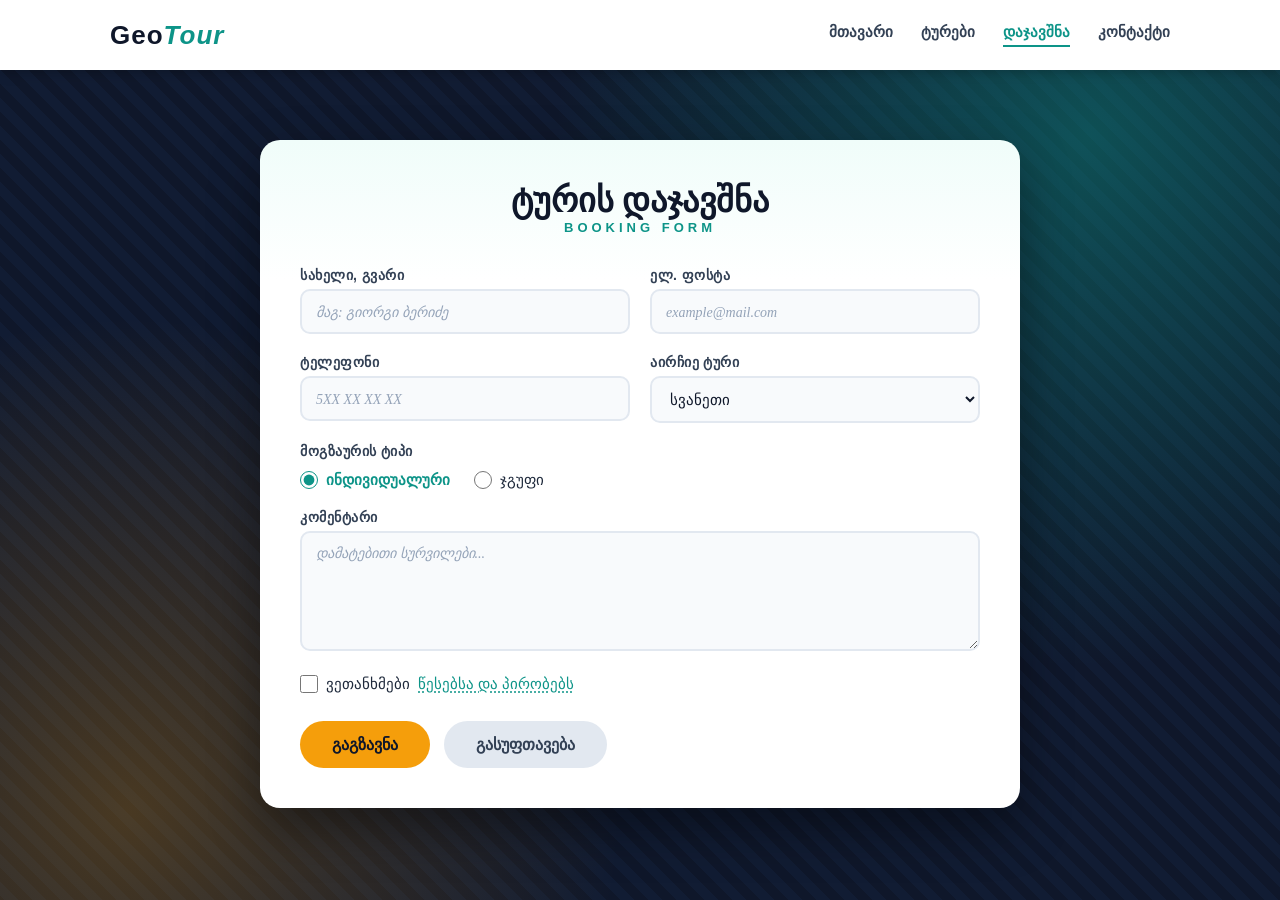
<file: exams/tailwind/tailwind_result3_extra/index.html>
<!DOCTYPE html>
<html lang="ka">
<head>
  <meta charset="UTF-8">
  <meta name="viewport" content="width=device-width, initial-scale=1.0">
  <title>GeoTour — ტურის დაჯავშნა</title>
  <link rel="stylesheet" href="style.css">
</head>
<body>

  <!-- ===== HEADER (ბმულები) ===== -->
  <header class="header">
    <div class="header__inner">
      <a href="#" class="logo">Geo<span>Tour</span></a>
      <nav class="nav">
        <a href="#" class="nav__link">მთავარი</a>
        <a href="#" class="nav__link">ტურები</a>
        <a href="#booking" class="nav__link nav__link--active">დაჯავშნა</a>
        <a href="#" class="nav__link">კონტაქტი</a>
      </nav>
    </div>
  </header>

  <!-- ===== FORM (ფონი, ფორმები, ღილაკები, რესპონსიული ბლოკი) ===== -->
  <main class="booking" id="booking">
    <form class="form" action="#" onsubmit="return false;">
      <h1 class="form__title">ტურის დაჯავშნა</h1>
      <p class="form__subtitle">Booking form</p>

      <div class="form__row">
        <div class="form__group">
          <label for="name" class="form__label">სახელი, გვარი</label>
          <input type="text" id="name" class="form__input" placeholder="მაგ: გიორგი ბერიძე" required>
        </div>
        <div class="form__group">
          <label for="email" class="form__label">ელ. ფოსტა</label>
          <input type="email" id="email" class="form__input" placeholder="example@mail.com" required>
        </div>
      </div>

      <div class="form__row">
        <div class="form__group">
          <label for="phone" class="form__label">ტელეფონი</label>
          <input type="tel" id="phone" class="form__input" placeholder="5XX XX XX XX">
        </div>
        <div class="form__group">
          <label for="tour" class="form__label">აირჩიე ტური</label>
          <select id="tour" class="form__input">
            <option>სვანეთი</option>
            <option>ბათუმი</option>
            <option>კახეთი</option>
            <option>ყაზბეგი</option>
          </select>
        </div>
      </div>

      <div class="form__group">
        <span class="form__label">მოგზაურის ტიპი</span>
        <div class="form__options">
          <label class="option"><input type="radio" name="type" checked> ინდივიდუალური</label>
          <label class="option"><input type="radio" name="type"> ჯგუფი</label>
        </div>
      </div>

      <div class="form__group">
        <label for="message" class="form__label">კომენტარი</label>
        <textarea id="message" class="form__input form__textarea" placeholder="დამატებითი სურვილები..."></textarea>
      </div>

      <label class="option option--check">
        <input type="checkbox"> ვეთანხმები <a href="#" class="form__link">წესებსა და პირობებს</a>
      </label>

      <div class="form__buttons">
        <button type="submit" class="btn btn--primary">გაგზავნა</button>
        <button type="reset" class="btn btn--secondary">გასუფთავება</button>
      </div>
    </form>
  </main>

</body>
</html>
</file>
<file: exams/markup/part1/assets/css/style.css>
* {
  margin: 0;
  padding: 0;
  box-sizing: border-box;
}

@font-face {
  font-family: interBold;
  src: url("../fonts/Inter_24pt-Bold.ttf");
}

@font-face {
  font-family: popR;
  src: url("../fonts/Poppins-Regular.ttf");
}

.container {
  width: 1170px;
  margin: auto;
}

.top {
  background-color: #000000;
  padding: 12px 0;
}

.top_inner {
  display: flex;
  color: #fff;
  justify-content: space-between;
  align-items: center;
}

.top_inner .sale {
  width: 70%;
  text-align: right;
}

.top_inner .sale a {
  color: #ffffff;
}

.top_inner .lang {
  display: flex;
  align-items: center;
}

/* header  */

header {
  padding: 40px 0 16px 0;
  border-bottom: solid 1px #000000;
}

.header_inner {
  display: flex;
  justify-content: space-between;
  align-items: center;
}

.logo {
  color: #000000;
  font-size: 24px;
  font-family: interBold;
}

.header_inner nav a {
  color: #000000;
  font-family: popR;
  text-decoration: none;
  display: inline-block;
  margin: 0 24px;
}

.header_inner .search_socs {
  display: flex;
  align-items: center;
}

.header_inner .search_box {
  margin-right: 24px;
}

.header_inner .search_box input {
  padding: 10px 70px 10px 20px;
  width: 240px;
  background-color: #f5f5f5;
  border: none;
  outline: none;
}

.header_inner .search_box {
  position: relative;
}

.header_inner .search_box span {
  position: absolute;
  top: 5px;
  right: 20px;
  cursor: pointer;
}

.header_inner .socials span {
  display: inline-block;
  margin: 0 8px;
}
.header_inner .socials span:last-child {
  margin-right: 0;
}
.header_inner .socials span:first-child {
  margin-left: 0;
}

/* banner */
.banner {
  margin-top: 20px;
}

.banner img {
  width: 100%;
  height: auto;
}

/* whishlist  */
main {
  padding-top: 80px;
  padding-bottom: 140px;
}
.whishlist {
  display: flex;
  align-items: center;
  justify-content: space-between;
  margin-bottom: 60px;
}
.bag {
  padding: 16px 48px;
  border: solid 1px #000000;
}

/* whishlist items  */

.whishlist_items {
  margin-bottom: 80px;
  display: flex;
  align-items: center;
  justify-content: space-between;
}

.whishlist_items .item {
  width: 23%;
}

.whishlist_items .item .item_img {
  position: relative;
  background-color: #f5f5f5;
}

.whishlist_items .item .item_img img {
  width: 100%;
  max-width: 100%;
}

.whishlist_items .item .item_img .sale {
  position: absolute;
  top: 12px;
  left: 12px;
  width: 55px;
  padding: 4px 12px;
  background-color: #db4444;
  color: #fff;
  font-size: 12px;
  font-family: popR;
}
.whishlist_items .item .item_img .trash {
  position: absolute;
  top: 12px;
  right: 12px;
}

.whishlist_items .addToCart {
  margin-bottom: 16px;
}

.whishlist_items .addToCart a {
  text-align: center;
  background-color: #000000;
  color: #fff;
  font-family: popR;
  padding: 9px 0;
  display: flex;
  align-items: center;
  justify-content: center;
  gap: 8px;
  font-size: 12px;
  text-decoration: none;
  border-bottom-left-radius: 5px;
  border-bottom-right-radius: 5px;
}

.whishlist_items .item-info h3 {
  color: #000000;
  font-family: popR;
  font-size: 16px;
  margin-bottom: 8px;
}

.whishlist_items .item-info p {
  color: #db4444;
  font-family: popR;
  font-size: 16px;
}

.whishlist_items .item-info p .discounted {
  margin-left: 12px;
  color: #000000;
  opacity: 0.5;
  text-decoration: line-through;
  font-family: popR;
  font-size: 16px;
}

/* just for you  */

.forYou {
  display: flex;
  align-items: center;
  justify-content: space-between;
  margin-bottom: 60px;
}
.forYou h3 {
  color: #000000;
  font-family: popR;
  font-size: 20px;
  position: relative;
  padding-left: 36px;
}
.forYou h3::before {
  content: "";
  position: absolute;
  width: 20px;
  height: 40px;
  top: -7px;
  left: 0;
  background-color: #db4444;
  border-radius: 4px;
}

.forYou .seeAll {
  padding: 16px 48px;
  border: solid 1px #000000;
}

.forYou_items {
  display: flex;
  align-items: center;
  justify-content: space-between;
}

.forYou_items .item {
  width: 23%;
}

.forYou_items .item_img {
  position: relative;
  background-color: #f5f5f5;
}

.forYou_items .item_img img {
  width: 100%;
  max-width: 100%;
}

.forYou_items .item .item_img .sale {
  position: absolute;
  top: 12px;
  left: 12px;
  width: 55px;
  padding: 4px 12px;
  background-color: #db4444;
  color: #fff;
  font-family: popR;
  font-size: 12px;
}

.forYou_items .item .item_img .trash {
  position: absolute;
  top: 12px;
  right: 12px;
}
.forYou_items .item .item_img .new {
  position: absolute;
  top: 12px;
  left: 12px;
  width: 55px;
  padding: 4px 12px;
  background-color: #00ff66;
  color: #fff;
  font-family: popR;
  font-size: 12px;
}

.forYou_items .addToCart {
  margin-bottom: 16px;
}

.forYou_items .addToCart a {
  text-align: center;
  background-color: #000000;
  color: #fff;
  font-family: popR;
  padding: 9px 0;
  display: flex;
  align-items: center;
  justify-content: center;
  gap: 8px;
  font-size: 12px;
  text-decoration: none;
  border-bottom-left-radius: 5px;
  border-bottom-right-radius: 5px;
}

.forYou_items .item-info h3 {
  color: #000000;
  font-family: popR;
  font-size: 16px;
  margin-bottom: 8px;
}

.forYou_items .item-info p {
  color: #db4444;
  font-family: popR;
  font-size: 16px;
  margin-bottom: 8px;
}

.forYou_items .item-info p .discounted {
  margin-left: 12px;
  color: #000000;
  opacity: 0.5;
  text-decoration: line-through;
  font-family: popR;
  font-size: 16px;
}

.forYou_items .item-info .stars {
  display: flex;
  gap: 8px;
  align-items: center;
}

.forYou_items .item-info .stars .rating {
  font-family: popR;
  font-size: 14px;
  color: #000000;
  opacity: 0.5;
  font-weight: bold;
}

/* footer  */

footer {
  background-color: #000000;
  padding: 80px 0 24px 0;
}

.footer_inner {
  display: flex;
  justify-content: space-between;
  margin-bottom: 60px;
}

/* .footer_inner > div {
  width: 19%;
} */

.footer_inner .logo h2 {
  font-family: interBold;
  font-size: 24px;
  color: #fff;
  margin-bottom: 24px;
}

.footer_inner p {
  color: #fafafa;
  font-family: popR;
  font-size: 20px;
  margin-bottom: 24px;
}
.footer_inner .sale {
  color: #fafafa;
  font-family: popR;
  font-size: 16px;
  margin-bottom: 16px;
}
.footer_inner form {
  position: relative;
}
.footer_inner input {
  display: block;
  padding: 12px 71px 12px 16px;
  border-radius: 4px;
  border: solid 2px #fafafa;
  background-color: transparent;
  outline: none;
  color: #fff;
}

.footer_inner input::placeholder {
  font-size: 16px;
  font-family: popR;
  color: #fafafa;
  opacity: 0.4;
}

.footer_inner .send {
  position: absolute;
  top: 10px;
  right: 15px;
  background-color: transparent;
  border: none;
}

.footer_inner .support {
  max-width: 180px;
}

.footer_inner .support h3 {
  font-family: popR;
  /* font-size: 16px; */
  margin-bottom: 24px;
  color: #fff;
}
.footer_inner .support p {
  margin-bottom: 16px;
  font-family: popR;
  font-size: 16px;
  color: #fff;
}

.footer_inner .account h3 {
  font-family: popR;
  /* font-size: 16px; */
  margin-bottom: 24px;
  color: #fff;
}

.footer_inner .account ul {
  list-style: none;
}

.footer_inner .account ul li {
  margin-bottom: 16px;
}
.footer_inner .account ul a {
  color: #fafafa;
  font-family: popR;
  font-size: 16px;
  text-decoration: none;
}

.footer_inner .download h3 {
  font-family: popR;
  /* font-size: 16px; */
  margin-bottom: 24px;
  color: #fff;
}

.footer_inner .download > p {
  color: #fafafa;
  opacity: 0.7;
  font-family: popR;
  font-size: 12px;
}

.footer_inner .download .images {
  display: flex;
  align-items: center;
  gap: 8px;
  margin-bottom: 26px;
}

.footer_inner .socials {
  display: flex;
  gap: 24px;
}

.copyright {
  padding-top: 16px;
  font-size: 16px;
  font-family: popR;
  color: #ffffff;
  opacity: 0.6;
  display: flex;
  align-items: center;
  justify-content: center;
  gap: 6px;
  border-top: solid 1px rgba(255, 255, 255, 0.5);
}

.product-table {
  margin-top: 80px;
}

.product-table h3 {
  font-family: popR;
  font-size: 20px;
  margin-bottom: 20px;
}

.product-table table {
  width: 100%;
  border-collapse: collapse;
}

.product-table th,
.product-table td {
  border: 1px solid #ddd;
  padding: 8px;
  text-align: left;
  font-family: popR;
}

.product-table th {
  background-color: #f2f2f2;
}

.featured-video {
  margin-top: 80px;
}

.featured-video h3 {
  font-family: popR;
  font-size: 20px;
  margin-bottom: 20px;
}

.video-wrapper {
  position: relative;
}

.video-wrapper video {
  width: 100%;
}

.video-wrapper iframe {
  position: absolute;
  top: 0;
  left: 0;
  width: 100%;
  height: 100%;
}

.contact-form {
  margin-top: 80px;
}

.contact-form h3 {
  font-family: popR;
  font-size: 20px;
  margin-bottom: 20px;
}

.contact-form .form-group {
  margin-bottom: 20px;
}

.contact-form label {
  display: block;
  font-family: popR;
  margin-bottom: 5px;
}

.contact-form input,
.contact-form textarea {
  width: 100%;
  padding: 10px;
  font-family: popR;
  border: 1px solid #ddd;
  border-radius: 4px;
}

.contact-form button {
  background-color: #db4444;
  color: #fff;
  padding: 10px 20px;
  border: none;
  border-radius: 4px;
  font-family: popR;
  cursor: pointer;
}
</file>
<file: exams/markup/part1/assets/css/skeleton.css>
* {
  position: relative;
}
.skeleton {
  position: absolute;
  top: 0;
  left: 0;
  width: 100%;
  height: 100%;
  background-color: #e0e0e0;
  z-index: 10;
  animation: skeleton-loading 1.5s infinite;
}
@keyframes skeleton-loading {
  0% {
    background-color: #e0e0e0;
  }
  50% {
    background-color: #f5f5f5;
  }
  100% {
    background-color: #e0e0e0;
  }
}
</file>
<file: exams/markup/part1/assets/css/responsive.css>
@media screen and (max-width: 1170px) {
  .container {
    width: 100%;
    padding: 0 20px;
  }
}

@media screen and (max-width: 975px) {
  .header_inner {
    flex-wrap: wrap;
    justify-content: center;
    gap: 20px;
  }
  .footer_inner {
    flex-wrap: wrap;
    gap: 20px;
  }
}

@media screen and (max-width: 700px) {
  .top_inner {
    flex-direction: column;
    gap: 20px;
  }
  .top_inner .sale {
    width: auto;
    text-align: center;
  }
  .whishlist_items,
  .forYou_items {
    flex-wrap: wrap;
  }
  .whishlist_items .item,
  .forYou_items .item {
    width: 48%;
    margin-bottom: 20px;
  }
}

@media screen and (max-width: 500px) {
  .header_inner {
    flex-direction: column;
  }
  .header_inner .search_socs {
    flex-direction: column;
    gap: 20px;
  }
  .header_inner nav a {
    display: block;
    text-align: center;
    margin-bottom: 10px;
  }
  .bag,
  .forYou .seeAll {
    padding: 10px;
  }
  .footer_inner {
    flex-direction: column;
  }
  .footer_inner form {
    display: inline-block;
  }
  .whishlist_items .item,
  .forYou_items .item {
    width: 100%;
  }
  .copyright {
    flex-direction: column;
  }
}

@media screen and (max-width: 768px) {
  .product-table table {
    display: block;
    overflow-x: auto;
    white-space: nowrap;
  }
}

@media screen and (max-width: 600px) {
  .banner img {
    height: 200px; /* Adjust height for smaller screens */
    object-fit: cover; /* Ensure image covers the area */
  }
}
</file>
<file: exams/markup/part2/assets/css/animations.css>
@keyframes wobble {
  0% {
    transform: translateX(0%);
  }
  15% {
    transform: translateX(-25%) rotate(-5deg);
  }
  30% {
    transform: translateX(20%) rotate(3deg);
  }
  45% {
    transform: translateX(-15%) rotate(-3deg);
  }
  60% {
    transform: translateX(10%) rotate(2deg);
  }
  75% {
    transform: translateX(-5%) rotate(-1deg);
  }
  100% {
    transform: translateX(0%);
  }
}
</file>
<file: exams/markup/part2/assets/css/style.css>
* {
  margin: 0;
  padding: 0;
  box-sizing: border-box;
}

@font-face {
  font-family: interBold;
  src: url("../fonts/Inter_24pt-Bold.ttf");
}

@font-face {
  font-family: popR;
  src: url("../fonts/Poppins-Regular.ttf");
}

.container {
  width: 1170px;
  margin: auto;
}

.top {
  background-color: #000000;
  padding: 12px 0;
}

.top_inner {
  display: flex;
  color: #fff;
  justify-content: space-between;
  align-items: center;
}

.top_inner .sale {
  width: 70%;
  text-align: right;
}

.top_inner .sale a {
  color: #ffffff;
}

.top_inner .lang {
  display: flex;
  align-items: center;
}

/* header  */

header {
  padding: 40px 0 16px 0;
  border-bottom: solid 1px #000000;
}

.header_inner {
  display: flex;
  justify-content: space-between;
  align-items: center;
}

.logo {
  color: #000000;
  font-size: 24px;
  font-family: interBold;
  animation: wobble 2s infinite;
}



.header_inner nav a {
  color: #000000;
  font-family: popR;
  text-decoration: none;
  display: inline-block;
  margin: 0 24px;
}

.header_inner .search_socs {
  display: flex;
  align-items: center;
}

.header_inner .search_box {
  margin-right: 24px;
}

.header_inner .search_box input {
  padding: 10px 70px 10px 20px;
  width: 240px;
  background-color: #f5f5f5;
  border: none;
  outline: none;
}

.header_inner .search_box {
  position: relative;
}

.header_inner .search_box span {
  position: absolute;
  top: 5px;
  right: 20px;
  cursor: pointer;
}

.header_inner .socials span {
  display: inline-block;
  margin: 0 8px;
}
.header_inner .socials span:last-child {
  margin-right: 0;
}
.header_inner .socials span:first-child {
  margin-left: 0;
}

/* banner */
.banner {
  margin-top: 20px;
}

.banner img {
  width: 100%;
  height: auto;
}

/* whishlist  */
main {
  padding-top: 80px;
  padding-bottom: 140px;
}
.whishlist {
  display: flex;
  align-items: center;
  justify-content: space-between;
  margin-bottom: 60px;
}
.bag {
  padding: 16px 48px;
  border: solid 1px #000000;
}

/* whishlist items  */

.whishlist_items {
  margin-bottom: 80px;
  display: flex;
  align-items: center;
  justify-content: space-between;
}

.whishlist_items .item {
  width: 23%;
}

.whishlist_items .item .item_img {
  position: relative;
  background-color: #f5f5f5;
}

.whishlist_items .item .item_img img {
  width: 100%;
  max-width: 100%;
}

.whishlist_items .item .item_img .sale {
  position: absolute;
  top: 12px;
  left: 12px;
  width: 55px;
  padding: 4px 12px;
  background-color: #db4444;
  color: #fff;
  font-size: 12px;
  font-family: popR;
}
.whishlist_items .item .item_img .trash {
  position: absolute;
  top: 12px;
  right: 12px;
}

.whishlist_items .addToCart {
  margin-bottom: 16px;
}

.whishlist_items .addToCart a {
  text-align: center;
  background-color: #000000;
  color: #fff;
  font-family: popR;
  padding: 9px 0;
  display: flex;
  align-items: center;
  justify-content: center;
  gap: 8px;
  font-size: 12px;
  text-decoration: none;
  border-bottom-left-radius: 5px;
  border-bottom-right-radius: 5px;
}

.whishlist_items .item-info h3 {
  color: #000000;
  font-family: popR;
  font-size: 16px;
  margin-bottom: 8px;
}

.whishlist_items .item-info p {
  color: #db4444;
  font-family: popR;
  font-size: 16px;
}

.whishlist_items .item-info p .discounted {
  margin-left: 12px;
  color: #000000;
  opacity: 0.5;
  text-decoration: line-through;
  font-family: popR;
  font-size: 16px;
}

/* just for you  */

.forYou {
  display: flex;
  align-items: center;
  justify-content: space-between;
  margin-bottom: 60px;
}
.forYou h3 {
  color: #000000;
  font-family: popR;
  font-size: 20px;
  position: relative;
  padding-left: 36px;
}
.forYou h3::before {
  content: "";
  position: absolute;
  width: 20px;
  height: 40px;
  top: -7px;
  left: 0;
  background-color: #db4444;
  border-radius: 4px;
}

.forYou .seeAll {
  padding: 16px 48px;
  border: solid 1px #000000;
}

.forYou_items {
  display: flex;
  align-items: center;
  justify-content: space-between;
}

.forYou_items .item {
  width: 23%;
}

.forYou_items .item_img {
  position: relative;
  background-color: #f5f5f5;
}

.forYou_items .item_img img {
  width: 100%;
  max-width: 100%;
}

.forYou_items .item .item_img .sale {
  position: absolute;
  top: 12px;
  left: 12px;
  width: 55px;
  padding: 4px 12px;
  background-color: #db4444;
  color: #fff;
  font-family: popR;
  font-size: 12px;
}

.forYou_items .item .item_img .trash {
  position: absolute;
  top: 12px;
  right: 12px;
}
.forYou_items .item .item_img .new {
  position: absolute;
  top: 12px;
  left: 12px;
  width: 55px;
  padding: 4px 12px;
  background-color: #00ff66;
  color: #fff;
  font-family: popR;
  font-size: 12px;
}

.forYou_items .addToCart {
  margin-bottom: 16px;
}

.forYou_items .addToCart a {
  text-align: center;
  background-color: #000000;
  color: #fff;
  font-family: popR;
  padding: 9px 0;
  display: flex;
  align-items: center;
  justify-content: center;
  gap: 8px;
  font-size: 12px;
  text-decoration: none;
  border-bottom-left-radius: 5px;
  border-bottom-right-radius: 5px;
}

.forYou_items .item-info h3 {
  color: #000000;
  font-family: popR;
  font-size: 16px;
  margin-bottom: 8px;
}

.forYou_items .item-info p {
  color: #db4444;
  font-family: popR;
  font-size: 16px;
  margin-bottom: 8px;
}

.forYou_items .item-info p .discounted {
  margin-left: 12px;
  color: #000000;
  opacity: 0.5;
  text-decoration: line-through;
  font-family: popR;
  font-size: 16px;
}

.forYou_items .item-info .stars {
  display: flex;
  gap: 8px;
  align-items: center;
}

.forYou_items .item-info .stars .rating {
  font-family: popR;
  font-size: 14px;
  color: #000000;
  opacity: 0.5;
  font-weight: bold;
}

/* footer  */

footer {
  background-color: #000000;
  padding: 80px 0 24px 0;
}

.footer_inner {
  display: flex;
  justify-content: space-between;
  margin-bottom: 60px;
}

/* .footer_inner > div {
  width: 19%;
} */

.footer_inner .logo h2 {
  font-family: interBold;
  font-size: 24px;
  color: #fff;
  margin-bottom: 24px;
}

.footer_inner p {
  color: #fafafa;
  font-family: popR;
  font-size: 20px;
  margin-bottom: 24px;
}
.footer_inner .sale {
  color: #fafafa;
  font-family: popR;
  font-size: 16px;
  margin-bottom: 16px;
}
.footer_inner form {
  position: relative;
}
.footer_inner input {
  display: block;
  padding: 12px 71px 12px 16px;
  border-radius: 4px;
  border: solid 2px #fafafa;
  background-color: transparent;
  outline: none;
  color: #fff;
}

.footer_inner input::placeholder {
  font-size: 16px;
  font-family: popR;
  color: #fafafa;
  opacity: 0.4;
}

.footer_inner .send {
  position: absolute;
  top: 10px;
  right: 15px;
  background-color: transparent;
  border: none;
}

.footer_inner .support {
  max-width: 180px;
}

.footer_inner .support h3 {
  font-family: popR;
  /* font-size: 16px; */
  margin-bottom: 24px;
  color: #fff;
}
.footer_inner .support p {
  margin-bottom: 16px;
  font-family: popR;
  font-size: 16px;
  color: #fff;
}

.footer_inner .account h3 {
  font-family: popR;
  /* font-size: 16px; */
  margin-bottom: 24px;
  color: #fff;
}

.footer_inner .account ul {
  list-style: none;
}

.footer_inner .account ul li {
  margin-bottom: 16px;
}
.footer_inner .account ul a {
  color: #fafafa;
  font-family: popR;
  font-size: 16px;
  text-decoration: none;
}

.footer_inner .download h3 {
  font-family: popR;
  /* font-size: 16px; */
  margin-bottom: 24px;
  color: #fff;
}

.footer_inner .download > p {
  color: #fafafa;
  opacity: 0.7;
  font-family: popR;
  font-size: 12px;
}

.footer_inner .download .images {
  display: flex;
  align-items: center;
  gap: 8px;
  margin-bottom: 26px;
}

.footer_inner .socials {
  display: flex;
  gap: 24px;
}

.copyright {
  padding-top: 16px;
  font-size: 16px;
  font-family: popR;
  color: #ffffff;
  opacity: 0.6;
  display: flex;
  align-items: center;
  justify-content: center;
  gap: 6px;
  border-top: solid 1px rgba(255, 255, 255, 0.5);
}

.product-table {
  margin-top: 80px;
}

.product-table h3 {
  font-family: popR;
  font-size: 20px;
  margin-bottom: 20px;
}

.product-table table {
  width: 100%;
  border-collapse: collapse;
}

.product-table th,
.product-table td {
  border: 1px solid #ddd;
  padding: 8px;
  text-align: left;
  font-family: popR;
}

.product-table th {
  background-color: #f2f2f2;
}

.featured-video {
  margin-top: 80px;
}

.featured-video h3 {
  font-family: popR;
  font-size: 20px;
  margin-bottom: 20px;
}

.video-wrapper {
  position: relative;
}

.video-wrapper video {
  width: 100%;
}

.video-wrapper iframe {
  position: absolute;
  top: 0;
  left: 0;
  width: 100%;
  height: 100%;
}

.contact-form {
  margin-top: 80px;
}

.contact-form h3 {
  font-family: popR;
  font-size: 20px;
  margin-bottom: 20px;
}

.contact-form .form-group {
  margin-bottom: 20px;
}

.contact-form label {
  display: block;
  font-family: popR;
  margin-bottom: 5px;
}

.contact-form input,
.contact-form textarea {
  width: 100%;
  padding: 10px;
  font-family: popR;
  border: 1px solid #ddd;
  border-radius: 4px;
}

.contact-form button {
  background-color: #db4444;
  color: #fff;
  padding: 10px 20px;
  border: none;
  border-radius: 4px;
  font-family: popR;
  cursor: pointer;
}
</file>
<file: exams/markup/part2/assets/css/skeleton.css>
* {
  position: relative;
}
.skeleton {
  position: absolute;
  top: 0;
  left: 0;
  width: 100%;
  height: 100%;
  background-color: #e0e0e0;
  z-index: 10;
  animation: skeleton-loading 1.5s infinite;
}
@keyframes skeleton-loading {
  0% {
    background-color: #e0e0e0;
  }
  50% {
    background-color: #f5f5f5;
  }
  100% {
    background-color: #e0e0e0;
  }
}
</file>
<file: exams/markup/part2/assets/css/responsive.css>
@media screen and (max-width: 1170px) {
  .container {
    width: 100%;
    padding: 0 20px;
  }
}

@media screen and (max-width: 975px) {
  .header_inner {
    flex-wrap: wrap;
    justify-content: center;
    gap: 20px;
  }
  .footer_inner {
    flex-wrap: wrap;
    gap: 20px;
  }
}

@media screen and (max-width: 700px) {
  .top_inner {
    flex-direction: column;
    gap: 20px;
  }
  .top_inner .sale {
    width: auto;
    text-align: center;
  }
  .whishlist_items,
  .forYou_items {
    flex-wrap: wrap;
  }
  .whishlist_items .item,
  .forYou_items .item {
    width: 48%;
    margin-bottom: 20px;
  }
}

@media screen and (max-width: 500px) {
  .header_inner {
    flex-direction: column;
  }
  .header_inner .search_socs {
    flex-direction: column;
    gap: 20px;
  }
  .header_inner nav a {
    display: block;
    text-align: center;
    margin-bottom: 10px;
  }
  .bag,
  .forYou .seeAll {
    padding: 10px;
  }
  .footer_inner {
    flex-direction: column;
  }
  .footer_inner form {
    display: inline-block;
  }
  .whishlist_items .item,
  .forYou_items .item {
    width: 100%;
  }
  .copyright {
    flex-direction: column;
  }
}

@media screen and (max-width: 768px) {
  .product-table table {
    display: block;
    overflow-x: auto;
    white-space: nowrap;
  }
}

@media screen and (max-width: 600px) {
  .banner img {
    height: 200px; /* Adjust height for smaller screens */
    object-fit: cover; /* Ensure image covers the area */
  }
}
</file>
<file: exams/markup/part3/assets/css/animations.css>
@keyframes wobble {
  0% {
    transform: translateX(0%);
  }
  15% {
    transform: translateX(-25%) rotate(-5deg);
  }
  30% {
    transform: translateX(20%) rotate(3deg);
  }
  45% {
    transform: translateX(-15%) rotate(-3deg);
  }
  60% {
    transform: translateX(10%) rotate(2deg);
  }
  75% {
    transform: translateX(-5%) rotate(-1deg);
  }
  100% {
    transform: translateX(0%);
  }
}
</file>
<file: exams/markup/part3/assets/css/style.css>
* {
  margin: 0;
  padding: 0;
  box-sizing: border-box;
}

@font-face {
  font-family: interBold;
  src: url("../fonts/Inter_24pt-Bold.ttf");
}

@font-face {
  font-family: popR;
  src: url("../fonts/Poppins-Regular.ttf");
}

.container {
  width: 1170px;
  margin: auto;
}

.top {
  background-color: #000000;
  padding: 12px 0;
}

.top_inner {
  display: flex;
  color: #fff;
  justify-content: space-between;
  align-items: center;
}

.top_inner .sale {
  width: 70%;
  text-align: right;
}

.top_inner .sale a {
  color: #ffffff;
}

.top_inner .lang {
  display: flex;
  align-items: center;
}

/* header  */

header {
  padding: 40px 0 16px 0;
  border-bottom: solid 1px #000000;
}

.header_inner {
  display: flex;
  justify-content: space-between;
  align-items: center;
}

.logo {
  color: #000000;
  font-size: 24px;
  font-family: interBold;
  animation: wobble 2s infinite;
}

.header_inner nav a {
  color: #000000;
  font-family: popR;
  text-decoration: none;
  display: inline-block;
  margin: 0 24px;
}

.header_inner .search_socs {
  display: flex;
  align-items: center;
}

.header_inner .search_box {
  margin-right: 24px;
}

.header_inner .search_box input {
  padding: 10px 70px 10px 20px;
  width: 240px;
  background-color: #f5f5f5;
  border: none;
  outline: none;
}

.header_inner .search_box {
  position: relative;
}

.header_inner .search_box span {
  position: absolute;
  top: 5px;
  right: 20px;
  cursor: pointer;
}

.header_inner .socials span {
  display: inline-block;
  margin: 0 8px;
}
.header_inner .socials span:last-child {
  margin-right: 0;
}
.header_inner .socials span:first-child {
  margin-left: 0;
}

/* banner */
.banner {
  margin-top: 20px;
}

.banner img {
  width: 100%;
  height: auto;
}

/* whishlist  */
main {
  padding-top: 80px;
  padding-bottom: 140px;
}
.whishlist {
  display: flex;
  align-items: center;
  justify-content: space-between;
  margin-bottom: 60px;
}
.bag {
  padding: 16px 48px;
  border: solid 1px #000000;
}

/* whishlist items  */

.whishlist_items {
  margin-bottom: 80px;
  display: flex;
  align-items: center;
  justify-content: space-between;
}

.whishlist_items .item {
  width: 23%;
}

.whishlist_items .item .item_img {
  position: relative;
  background-color: #f5f5f5;
}

.whishlist_items .item .item_img img {
  width: 100%;
  max-width: 100%;
}

.whishlist_items .item .item_img .sale {
  position: absolute;
  top: 12px;
  left: 12px;
  width: 55px;
  padding: 4px 12px;
  background-color: #db4444;
  color: #fff;
  font-size: 12px;
  font-family: popR;
}
.whishlist_items .item .item_img .trash {
  position: absolute;
  top: 12px;
  right: 12px;
}

.whishlist_items .addToCart {
  margin-bottom: 16px;
}

.whishlist_items .addToCart a {
  text-align: center;
  background-color: #000000;
  color: #fff;
  font-family: popR;
  padding: 9px 0;
  display: flex;
  align-items: center;
  justify-content: center;
  gap: 8px;
  font-size: 12px;
  text-decoration: none;
  border-bottom-left-radius: 5px;
  border-bottom-right-radius: 5px;
}

.whishlist_items .item-info h3 {
  color: #000000;
  font-family: popR;
  font-size: 16px;
  margin-bottom: 8px;
}

.whishlist_items .item-info p {
  color: #db4444;
  font-family: popR;
  font-size: 16px;
}

.whishlist_items .item-info p .discounted {
  margin-left: 12px;
  color: #000000;
  opacity: 0.5;
  text-decoration: line-through;
  font-family: popR;
  font-size: 16px;
}

/* just for you  */
.forYou img {
  max-width: 100%;
}

/* footer  */

footer {
  background-color: #000000;
  padding: 80px 0 24px 0;
}

.footer_inner {
  display: flex;
  justify-content: space-between;
  margin-bottom: 60px;
}

/* .footer_inner > div {
  width: 19%;
} */

.footer_inner .logo h2 {
  font-family: interBold;
  font-size: 24px;
  color: #fff;
  margin-bottom: 24px;
}

.footer_inner p {
  color: #fafafa;
  font-family: popR;
  font-size: 20px;
  margin-bottom: 24px;
}
.footer_inner .sale {
  color: #fafafa;
  font-family: popR;
  font-size: 16px;
  margin-bottom: 16px;
}
.footer_inner form {
  position: relative;
}
.footer_inner input {
  display: block;
  padding: 12px 71px 12px 16px;
  border-radius: 4px;
  border: solid 2px #fafafa;
  background-color: transparent;
  outline: none;
  color: #fff;
}

.footer_inner input::placeholder {
  font-size: 16px;
  font-family: popR;
  color: #fafafa;
  opacity: 0.4;
}

.footer_inner .send {
  position: absolute;
  top: 10px;
  right: 15px;
  background-color: transparent;
  border: none;
}

.footer_inner .support {
  max-width: 180px;
}

.footer_inner .support h3 {
  font-family: popR;
  /* font-size: 16px; */
  margin-bottom: 24px;
  color: #fff;
}
.footer_inner .support p {
  margin-bottom: 16px;
  font-family: popR;
  font-size: 16px;
  color: #fff;
}

.footer_inner .account h3 {
  font-family: popR;
  /* font-size: 16px; */
  margin-bottom: 24px;
  color: #fff;
}

.footer_inner .account ul {
  list-style: none;
}

.footer_inner .account ul li {
  margin-bottom: 16px;
}
.footer_inner .account ul a {
  color: #fafafa;
  font-family: popR;
  font-size: 16px;
  text-decoration: none;
}

.footer_inner .download h3 {
  font-family: popR;
  /* font-size: 16px; */
  margin-bottom: 24px;
  color: #fff;
}

.footer_inner .download > p {
  color: #fafafa;
  opacity: 0.7;
  font-family: popR;
  font-size: 12px;
}

.footer_inner .download .images {
  display: flex;
  align-items: center;
  gap: 8px;
  margin-bottom: 26px;
}

.footer_inner .socials {
  display: flex;
  gap: 24px;
}

.copyright {
  padding-top: 16px;
  font-size: 16px;
  font-family: popR;
  color: #ffffff;
  opacity: 0.6;
  display: flex;
  align-items: center;
  justify-content: center;
  gap: 6px;
  border-top: solid 1px rgba(255, 255, 255, 0.5);
}

.product-table {
  margin-top: 80px;
}

.product-table h3 {
  font-family: popR;
  font-size: 20px;
  margin-bottom: 20px;
}

.product-table table {
  width: 100%;
  border-collapse: collapse;
}

.product-table th,
.product-table td {
  border: 1px solid #ddd;
  padding: 8px;
  text-align: left;
  font-family: popR;
}

.product-table th {
  background-color: #f2f2f2;
}

.featured-video {
  margin-top: 80px;
}

.featured-video h3 {
  font-family: popR;
  font-size: 20px;
  margin-bottom: 20px;
}

.video-wrapper {
  position: relative;
}

.video-wrapper video {
  width: 100%;
}

.video-wrapper iframe {
  position: absolute;
  top: 0;
  left: 0;
  width: 100%;
  height: 100%;
}

.contact-form {
  margin-top: 80px;
}

.contact-form h3 {
  font-family: popR;
  font-size: 20px;
  margin-bottom: 20px;
}

.contact-form .form-group {
  margin-bottom: 20px;
}

.contact-form label {
  display: block;
  font-family: popR;
  margin-bottom: 5px;
}

.contact-form input,
.contact-form textarea {
  width: 100%;
  padding: 10px;
  font-family: popR;
  border: 1px solid #ddd;
  border-radius: 4px;
}

.contact-form button {
  background-color: #db4444;
  color: #fff;
  padding: 10px 20px;
  border: none;
  border-radius: 4px;
  font-family: popR;
  cursor: pointer;
}
</file>
<file: exams/markup/part3/assets/css/skeleton.css>
* {
  position: relative;
}
.skeleton {
  position: absolute;
  top: 0;
  left: 0;
  width: 100%;
  height: 100%;
  background-color: #e0e0e0;
  z-index: 10;
  animation: skeleton-loading 1.5s infinite;
}
@keyframes skeleton-loading {
  0% {
    background-color: #e0e0e0;
  }
  50% {
    background-color: #f5f5f5;
  }
  100% {
    background-color: #e0e0e0;
  }
}
</file>
<file: exams/markup/part3/assets/css/responsive.css>
@media screen and (max-width: 1170px) {
  .container {
    width: 100%;
    padding: 0 20px;
  }
}

@media screen and (max-width: 975px) {
  .header_inner {
    flex-wrap: wrap;
    justify-content: center;
    gap: 20px;
  }
  .footer_inner {
    flex-wrap: wrap;
    gap: 20px;
  }
}

@media screen and (max-width: 700px) {
  .top_inner {
    flex-direction: column;
    gap: 20px;
  }
  .top_inner .sale {
    width: auto;
    text-align: center;
  }
  .whishlist_items {
    flex-wrap: wrap;
  }
  .whishlist_items .item {
    width: 48%;
    margin-bottom: 20px;
  }
}

@media screen and (max-width: 500px) {
  .header_inner {
    flex-direction: column;
  }
  .header_inner .search_socs {
    flex-direction: column;
    gap: 20px;
  }
  .header_inner nav a {
    display: block;
    text-align: center;
    margin-bottom: 10px;
  }
  .bag {
    padding: 10px;
  }
  .footer_inner {
    flex-direction: column;
  }
  .footer_inner form {
    display: inline-block;
  }
  .whishlist_items .item {
    width: 100%;
  }
  .copyright {
    flex-direction: column;
  }
}

@media screen and (max-width: 768px) {
  .product-table table {
    display: block;
    overflow-x: auto;
    white-space: nowrap;
  }
}

@media screen and (max-width: 600px) {
  .banner img {
    height: 200px; /* Adjust height for smaller screens */
    object-fit: cover; /* Ensure image covers the area */
  }
}
</file>
<file: exams/tailwind/tailwind_result3_extra/style.css>
/* =========================================================
   GeoTour — მაკეტი (სწავლის შედეგი 3, დამატებითი შეფასება)
   ჰედერი + ფორმა
   ========================================================= */

* {
  margin: 0;
  padding: 0;
  box-sizing: border-box;
}

body {
  font-family: "Segoe UI", "Noto Sans Georgian", Arial, sans-serif;
  color: #1e293b;
  min-height: 100vh;
  /* ფონის თვისებები */
  background-color: #0f172a;
  background-image:
    radial-gradient(circle at 85% 15%, rgba(13, 148, 136, 0.45) 0, transparent 40%),
    radial-gradient(circle at 10% 90%, rgba(245, 158, 11, 0.25) 0, transparent 35%),
    repeating-linear-gradient(45deg, #111c33 0, #111c33 10px, #0f172a 10px, #0f172a 20px);
  background-size: 100% 100%, 100% 100%, 28px 28px;
  background-position: center, center, top left;
  background-repeat: no-repeat, no-repeat, repeat;
  background-attachment: fixed;
}

/* =========================================================
   HEADER  (ბმულები)
   ========================================================= */
.header {
  background-color: #ffffff;
  box-shadow: 0 2px 12px rgba(0, 0, 0, 0.25);
}

.header__inner {
  max-width: 1100px;
  margin: 0 auto;
  padding: 0 20px;
  height: 70px;
  display: flex;
  justify-content: space-between;
  align-items: center;
}

.logo {
  font-size: 26px;
  font-weight: 800;
  letter-spacing: 1px;
  text-decoration: none;
  color: #0f172a;
}

.logo span {
  color: #0d9488;
  font-style: italic;
}

.nav {
  display: flex;
  gap: 28px;
}

.nav__link {
  font-size: 15px;
  font-weight: 600;
  color: #334155;
  text-decoration: none;
  padding-bottom: 4px;
  border-bottom: 2px solid transparent;
  transition: color 0.2s, border-color 0.2s;
}

.nav__link:hover {
  color: #0d9488;
  border-bottom-color: #0d9488;
}

.nav__link:active {
  color: #f59e0b;
}

.nav__link--active {
  color: #0d9488;
  border-bottom-color: #0d9488;
}

/* =========================================================
   FORM
   ========================================================= */
.booking {
  padding: 70px 20px;
}

.form {
  max-width: 760px;
  margin: 0 auto;
  padding: 40px;
  border-radius: 20px;
  background-color: #ffffff;
  background-image: linear-gradient(180deg, #f0fdfa 0, #ffffff 140px);
  box-shadow: 0 20px 50px rgba(0, 0, 0, 0.4);
  transition: box-shadow 0.3s;
}

/* ფორმის ბლოკი :hover-ზე */
.form:hover {
  box-shadow: 0 24px 60px rgba(13, 148, 136, 0.45);
}

/* ტექსტის თვისებები */
.form__title {
  font-family: Georgia, "Times New Roman", serif;
  font-size: 34px;
  font-weight: 700;
  text-align: center;
  color: #0f172a;
}

.form__subtitle {
  margin-bottom: 32px;
  font-size: 13px;
  font-weight: 600;
  text-align: center;
  text-transform: uppercase;
  letter-spacing: 4px;
  color: #0d9488;
}

.form__row {
  display: grid;
  grid-template-columns: 1fr 1fr;
  gap: 20px;
}

.form__group {
  margin-bottom: 20px;
}

/* შრიფტის თვისებები — ლეიბლები */
.form__label {
  display: block;
  margin-bottom: 6px;
  font-family: "Segoe UI", Arial, sans-serif;
  font-size: 14px;
  font-weight: 700;
  letter-spacing: 0.5px;
  color: #334155;
}

/* :focus-within — აქტიური ველის ლეიბლი იცვლის ფერს */
.form__group:focus-within .form__label {
  color: #0d9488;
}

.form__input {
  width: 100%;
  padding: 12px 14px;
  font-family: inherit;
  font-size: 15px;
  color: #0f172a;
  background-color: #f8fafc;
  border: 2px solid #e2e8f0;
  border-radius: 10px;
  outline: none;
  transition: border-color 0.2s, box-shadow 0.2s, background-color 0.2s;
}

/* შრიფტის თვისებები — placeholder */
.form__input::placeholder {
  font-family: Georgia, serif;
  font-size: 14px;
  font-style: italic;
  font-weight: 300;
  color: #94a3b8;
}

.form__input:hover {
  border-color: #cbd5e1;
}

/* :focus — აქტიური ველი */
.form__input:focus {
  border-color: #0d9488;
  background-color: #ffffff;
  box-shadow: 0 0 0 4px rgba(13, 148, 136, 0.2);
}

.form__textarea {
  min-height: 120px;
  resize: vertical;
}

.form__options {
  display: flex;
  gap: 24px;
  padding-top: 6px;
}

.option {
  display: flex;
  align-items: center;
  gap: 8px;
  font-size: 15px;
  cursor: pointer;
}

.option input {
  width: 18px;
  height: 18px;
  accent-color: #0d9488;
}

/* :has(:checked) — მონიშნული ვარიანტი მუქდება */
.option:has(input:checked) {
  font-weight: 700;
  color: #0d9488;
}

.option--check {
  margin-bottom: 28px;
}

/* ბმული ფორმაში */
.form__link {
  color: #0d9488;
  text-decoration: underline dotted;
  text-underline-offset: 3px;
}

.form__link:hover {
  color: #f59e0b;
  text-decoration-style: solid;
}

/* =========================================================
   ღილაკები
   ========================================================= */
.form__buttons {
  display: flex;
  gap: 14px;
}

.btn {
  padding: 14px 32px;
  font-family: inherit;
  font-size: 16px;
  font-weight: 700;
  border: none;
  border-radius: 50px;
  cursor: pointer;
  transition: background-color 0.25s, transform 0.25s, box-shadow 0.25s;
}

.btn--primary {
  background-color: #f59e0b;
  color: #0f172a;
}

.btn--primary:hover {
  background-color: #d97706;
  transform: translateY(-3px);
  box-shadow: 0 8px 20px rgba(245, 158, 11, 0.45);
}

.btn--primary:active {
  transform: translateY(0);
}

.btn--secondary {
  background-color: #e2e8f0;
  color: #334155;
}

.btn--secondary:hover {
  background-color: #cbd5e1;
}

/* =========================================================
   რესპონსიულობა — ფორმა
   ========================================================= */
@media (max-width: 640px) {
  .header__inner {
    flex-direction: column;
    height: auto;
    padding: 14px 20px;
    gap: 8px;
  }

  .nav {
    gap: 16px;
  }

  .nav__link {
    font-size: 14px;
  }

  .booking {
    padding: 30px 12px;
  }

  .form {
    padding: 24px;
  }

  .form__title {
    font-size: 26px;
  }

  .form__row {
    grid-template-columns: 1fr;
    gap: 0;
  }

  .form__options {
    flex-direction: column;
    gap: 10px;
  }

  .form__buttons {
    flex-direction: column;
  }

  .btn {
    width: 100%;
  }
}
</file>
